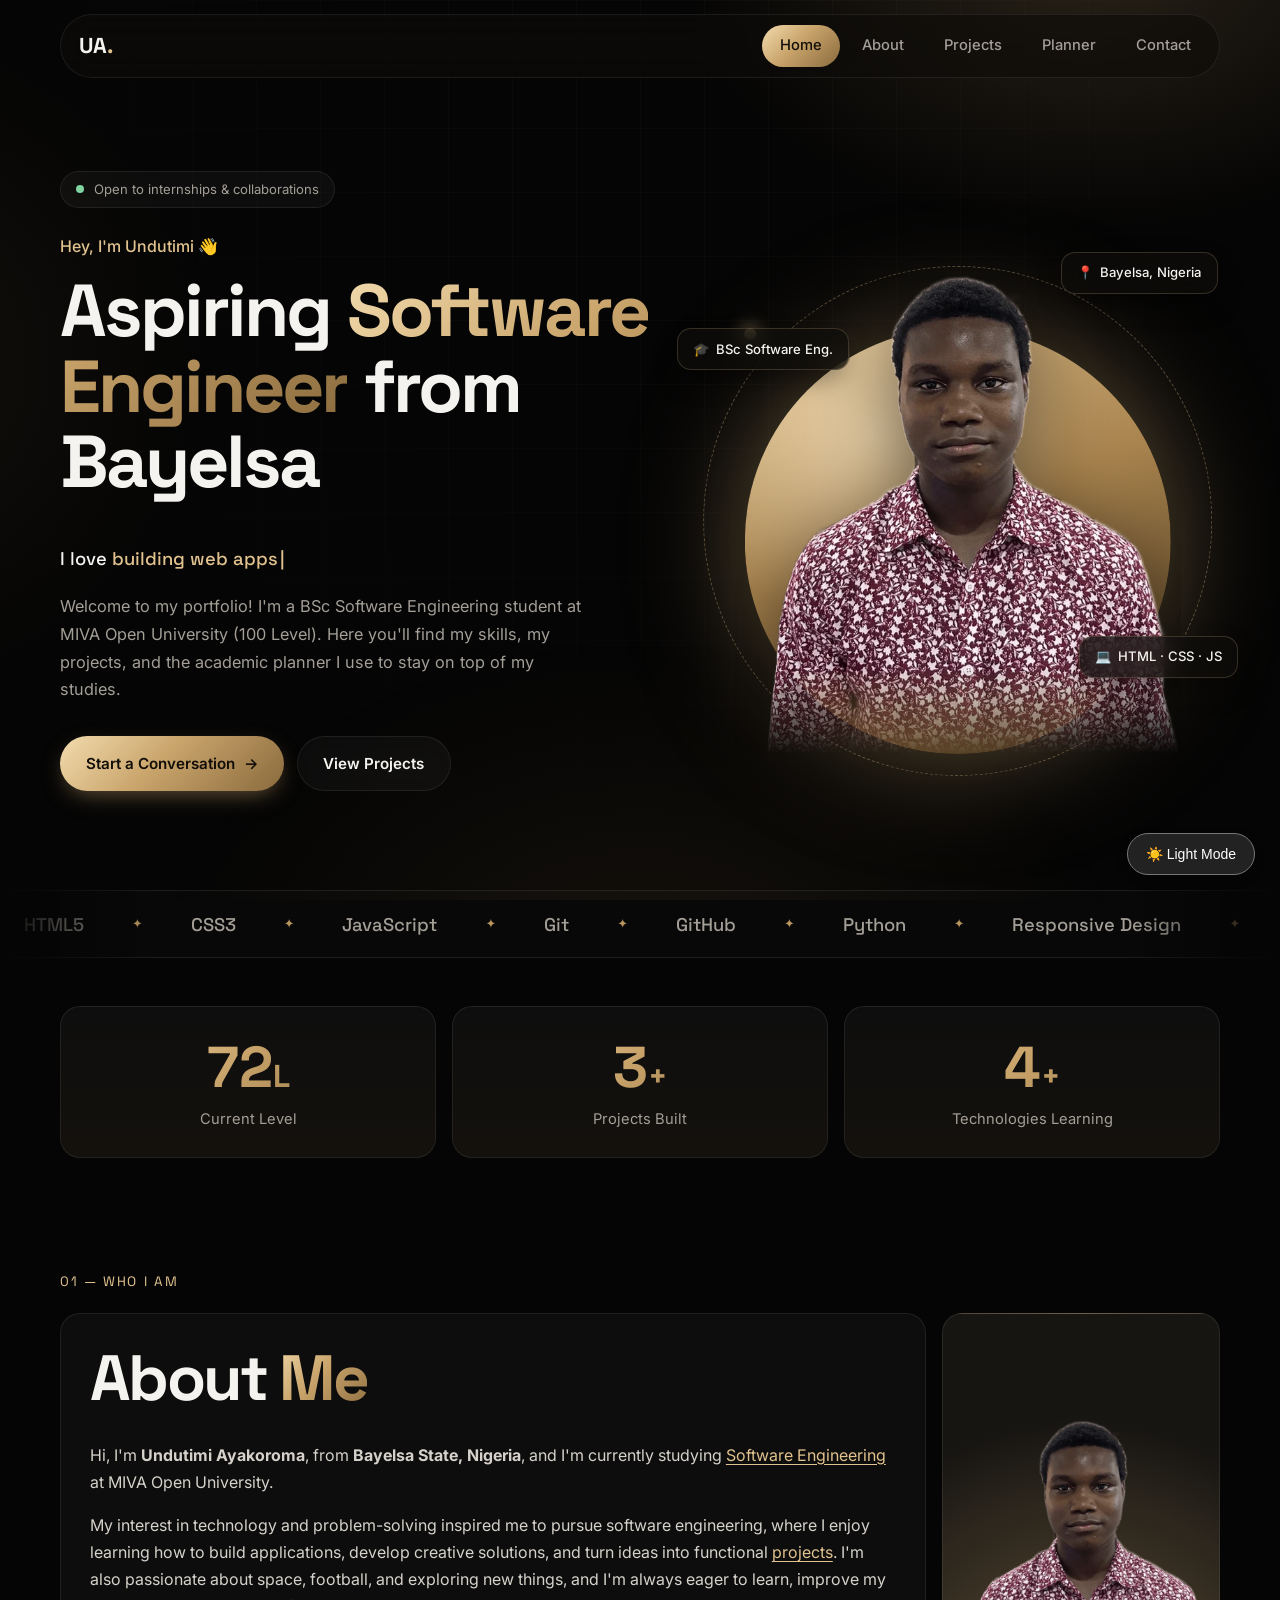
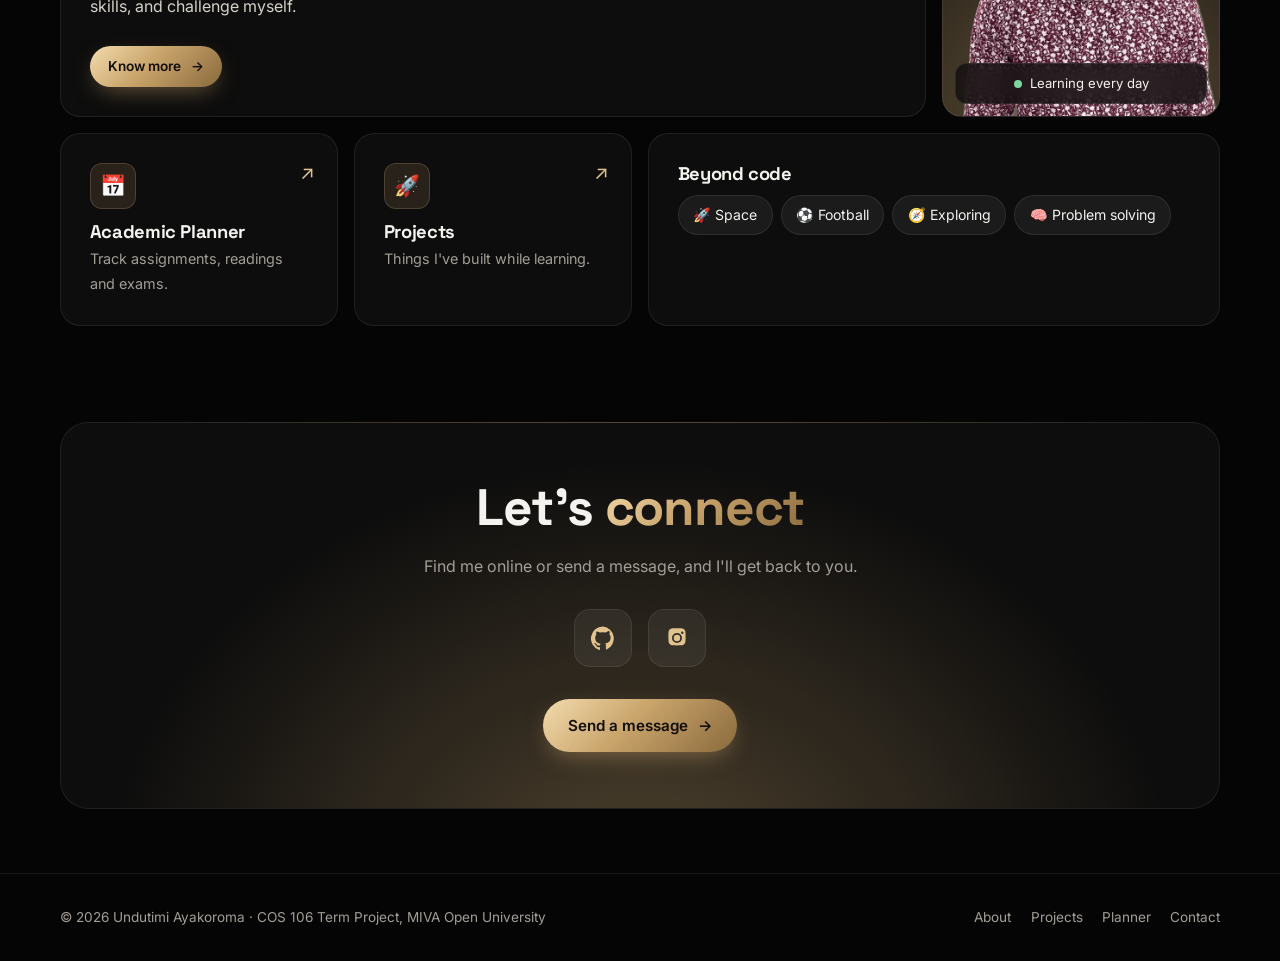
<file: index.html>
<!DOCTYPE html>
<html lang="en">
<head>
  <meta charset="UTF-8">
  <meta name="viewport" content="width=device-width, initial-scale=1.0">
  <meta name="description" content="Undutimi Ayakoroma - Software Engineering student at MIVA Open University. Portfolio, projects and academic planner.">
  <meta name="theme-color" content="#000000">
  <title>Undutimi Ayakoroma | Home</title>
  <link rel="icon" href="assets/images/favicon.svg" type="image/svg+xml">
  <link rel="preconnect" href="https://fonts.googleapis.com">
  <link rel="preconnect" href="https://fonts.gstatic.com" crossorigin>
  <link href="https://fonts.googleapis.com/css2?family=Inter:wght@300;400;500;600&family=Space+Grotesk:wght@400;500;600;700&display=swap" rel="stylesheet">
  <link rel="preload" as="image" href="assets/images/profile.webp">
  <link rel="stylesheet" href="css/style.css">
</head>
<body>
  <a class="skip-link" href="#main">Skip to content</a>

  <header class="site-header">
    <nav class="navbar container" aria-label="Main navigation">
      <a href="index.html" class="logo" aria-label="Undutimi Ayakoroma - home">UA<span>.</span></a>
      <button class="nav-toggle" aria-label="Open menu" aria-expanded="false" aria-controls="nav-menu">
        <span></span><span></span><span></span>
      </button>
      <ul class="nav-menu" id="nav-menu">
        <li><a href="index.html" class="active" aria-current="page">Home</a></li>
        <li><a href="about.html">About</a></li>
        <li><a href="projects.html">Projects</a></li>
        <li><a href="planner.html">Planner</a></li>
        <li><a href="contact.html">Contact</a></li>
      </ul>
    </nav>
  </header>

  <main id="main">
    <!-- HERO -->
    <section class="hero container">
      <div class="hero-text reveal">
        <p class="status-pill"><span class="pulse-dot" aria-hidden="true"></span> Open to internships &amp; collaborations</p>
        <p class="eyebrow">Hey, I'm Undutimi <span class="wave" aria-hidden="true">&#128075;</span></p>
        <h1 class="hero-title">
          Aspiring <span class="text-gradient">Software Engineer</span> from Bayelsa
        </h1>
        <p class="typed-line">I love <span id="typed" class="gold-light" aria-live="polite">building web apps</span><span class="cursor" aria-hidden="true">|</span></p>
        <p class="hero-welcome">
          Welcome to my portfolio! I'm a BSc Software Engineering student at
          MIVA Open University (100 Level). Here you'll find my skills, my projects,
          and the academic planner I use to stay on top of my studies.
        </p>
        <div class="btn-row">
          <a href="contact.html" class="btn">Start a Conversation <span aria-hidden="true">&rarr;</span></a>
          <a href="projects.html" class="btn btn-ghost">View Projects</a>
        </div>
      </div>

      <figure class="hero-visual reveal">
        <div class="hero-orbit" aria-hidden="true"></div>
        <div class="hero-blob" aria-hidden="true"></div>
        <img class="hero-img" src="assets/images/profile.webp" alt="Photograph of Undutimi Ayakoroma" width="640" height="686" fetchpriority="high">
        <figcaption class="float-chip chip-1"><span aria-hidden="true">&#127891;</span> BSc Software Eng.</figcaption>
        <span class="float-chip chip-2"><span aria-hidden="true">&#128205;</span> Bayelsa, Nigeria</span>
        <span class="float-chip chip-3"><span aria-hidden="true">&#128187;</span> HTML &middot; CSS &middot; JS</span>
      </figure>
    </section>

    <!-- TECH MARQUEE -->
    <div class="marquee" aria-label="Technologies I'm learning">
      <ul class="marquee-track">
        <li>HTML5</li><li>CSS3</li><li>JavaScript</li><li>Git</li><li>GitHub</li><li>Python</li><li>Responsive Design</li><li>Problem Solving</li>
      </ul>
      <ul class="marquee-track" aria-hidden="true">
        <li>HTML5</li><li>CSS3</li><li>JavaScript</li><li>Git</li><li>GitHub</li><li>Python</li><li>Responsive Design</li><li>Problem Solving</li>
      </ul>
    </div>

    <!-- STATS -->
    <section class="stats container" aria-label="Quick facts">
      <article class="stat-card glow-card reveal">
        <p class="stat-number"><span class="counter" data-target="100">0</span><small>L</small></p>
        <p class="stat-label">Current Level</p>
      </article>
      <article class="stat-card glow-card reveal">
        <p class="stat-number"><span class="counter" data-target="4">0</span><small>+</small></p>
        <p class="stat-label">Projects Built</p>
      </article>
      <article class="stat-card glow-card reveal">
        <p class="stat-number"><span class="counter" data-target="6">0</span><small>+</small></p>
        <p class="stat-label">Technologies Learning</p>
      </article>
    </section>

    <!-- BENTO: brief biography -->
    <section class="section container" aria-labelledby="bio-title">
      <p class="section-kicker reveal">01 &mdash; Who I am</p>
      <div class="bento">
        <article class="bento-card bento-about glow-card reveal">
          <h2 id="bio-title" class="display-title">About <span class="text-gradient">Me</span></h2>
          <p>
            Hi, I'm <strong>Undutimi Ayakoroma</strong>, from <strong>Bayelsa State, Nigeria</strong>,
            and I'm currently studying <a href="about.html">Software Engineering</a> at MIVA Open University.
          </p>
          <p>
            My interest in technology and problem-solving inspired me to pursue software engineering,
            where I enjoy learning how to build applications, develop creative solutions, and turn ideas
            into functional <a href="projects.html">projects</a>. I'm also passionate about space, football,
            and exploring new things, and I'm always eager to learn, improve my skills, and challenge myself.
          </p>
          <a href="about.html" class="btn btn-sm">Know more <span aria-hidden="true">&rarr;</span></a>
        </article>

        <article class="bento-card bento-photo glow-card reveal">
          <img src="assets/images/profile.webp" alt="" width="640" height="686" loading="lazy">
          <p class="bento-caption"><span class="pulse-dot" aria-hidden="true"></span> Learning every day</p>
        </article>

        <a href="planner.html" class="bento-card bento-link glow-card reveal">
          <span class="bento-icon" aria-hidden="true">&#128197;</span>
          <h3>Academic Planner</h3>
          <p>Track assignments, readings and exams.</p>
          <span class="bento-arrow" aria-hidden="true">&nearr;</span>
        </a>

        <a href="projects.html" class="bento-card bento-link glow-card reveal">
          <span class="bento-icon" aria-hidden="true">&#128640;</span>
          <h3>Projects</h3>
          <p>Things I've built while learning.</p>
          <span class="bento-arrow" aria-hidden="true">&nearr;</span>
        </a>

        <article class="bento-card bento-interests glow-card reveal">
          <h3>Beyond code</h3>
          <ul class="chip-list">
            <li>&#128640; Space</li>
            <li>&#9917; Football</li>
            <li>&#129517; Exploring</li>
            <li>&#129504; Problem solving</li>
          </ul>
        </article>
      </div>
    </section>

    <!-- CONNECT -->
    <section class="connect container reveal" aria-labelledby="connect-title">
      <h2 id="connect-title">Let's <span class="text-gradient">connect</span></h2>
      <p>Find me online or send a message, and I'll get back to you.</p>
      <div class="social">
        <a href="https://github.com/christiantimi93-dev" target="_blank" rel="noopener" aria-label="GitHub">
          <svg viewBox="0 0 24 24" aria-hidden="true"><path d="M12 .5a12 12 0 0 0-3.8 23.4c.6.1.8-.3.8-.6v-2.1c-3.3.7-4-1.6-4-1.6-.6-1.4-1.4-1.8-1.4-1.8-1-.7.1-.7.1-.7 1.2.1 1.8 1.2 1.8 1.2 1 1.8 2.8 1.3 3.5 1 .1-.8.4-1.3.7-1.6-2.7-.3-5.5-1.3-5.5-5.9 0-1.3.5-2.4 1.2-3.2-.1-.3-.5-1.5.1-3.2 0 0 1-.3 3.3 1.2a11.5 11.5 0 0 1 6 0C17.3 4.7 18.3 5 18.3 5c.7 1.7.2 2.9.1 3.2.8.8 1.2 1.9 1.2 3.2 0 4.6-2.8 5.6-5.5 5.9.4.4.8 1.1.8 2.2v3.3c0 .3.2.7.8.6A12 12 0 0 0 12 .5Z"/></svg>
        </a>
        <a href="https://www.instagram.com/" target="_blank" rel="noopener" aria-label="Instagram">
          <svg viewBox="0 0 24 24" aria-hidden="true"><path d="M12 7a5 5 0 1 0 0 10 5 5 0 0 0 0-10Zm0 8.2a3.2 3.2 0 1 1 0-6.4 3.2 3.2 0 0 1 0 6.4ZM17.3 5.5a1.2 1.2 0 1 0 0 2.4 1.2 1.2 0 0 0 0-2.4ZM12 2.2c2.7 0 3 0 4 .1 1 0 1.6.2 2 .4.5.2.9.4 1.3.8.4.4.6.8.8 1.3.2.4.3 1 .4 2 0 1 .1 1.3.1 4s0 3-.1 4c0 1-.2 1.6-.4 2-.2.5-.4.9-.8 1.3-.4.4-.8.6-1.3.8-.4.2-1 .3-2 .4-1 0-1.3.1-4 .1s-3 0-4-.1c-1 0-1.6-.2-2-.4-.5-.2-.9-.4-1.3-.8-.4-.4-.6-.8-.8-1.3-.2-.4-.3-1-.4-2 0-1-.1-1.3-.1-4s0-3 .1-4c0-1 .2-1.6.4-2 .2-.5.4-.9.8-1.3.4-.4.8-.6 1.3-.8.4-.2 1-.3 2-.4 1 0 1.3-.1 4-.1Z"/></svg>
        </a>
      </div>
      <a href="contact.html" class="btn">Send a message <span aria-hidden="true">&rarr;</span></a>
    </section>
  </main>

  <footer class="site-footer">
    <div class="container footer-inner">
      <p>&copy; <span class="year">2026</span> Undutimi Ayakoroma &middot; COS 106 Term Project, MIVA Open University</p>
      <ul class="footer-links">
        <li><a href="about.html">About</a></li>
        <li><a href="projects.html">Projects</a></li>
        <li><a href="planner.html">Planner</a></li>
        <li><a href="contact.html">Contact</a></li>
      </ul>
    </div>
  </footer>

  <script src="js/main.js"></script>
</body>
</html>
</file>
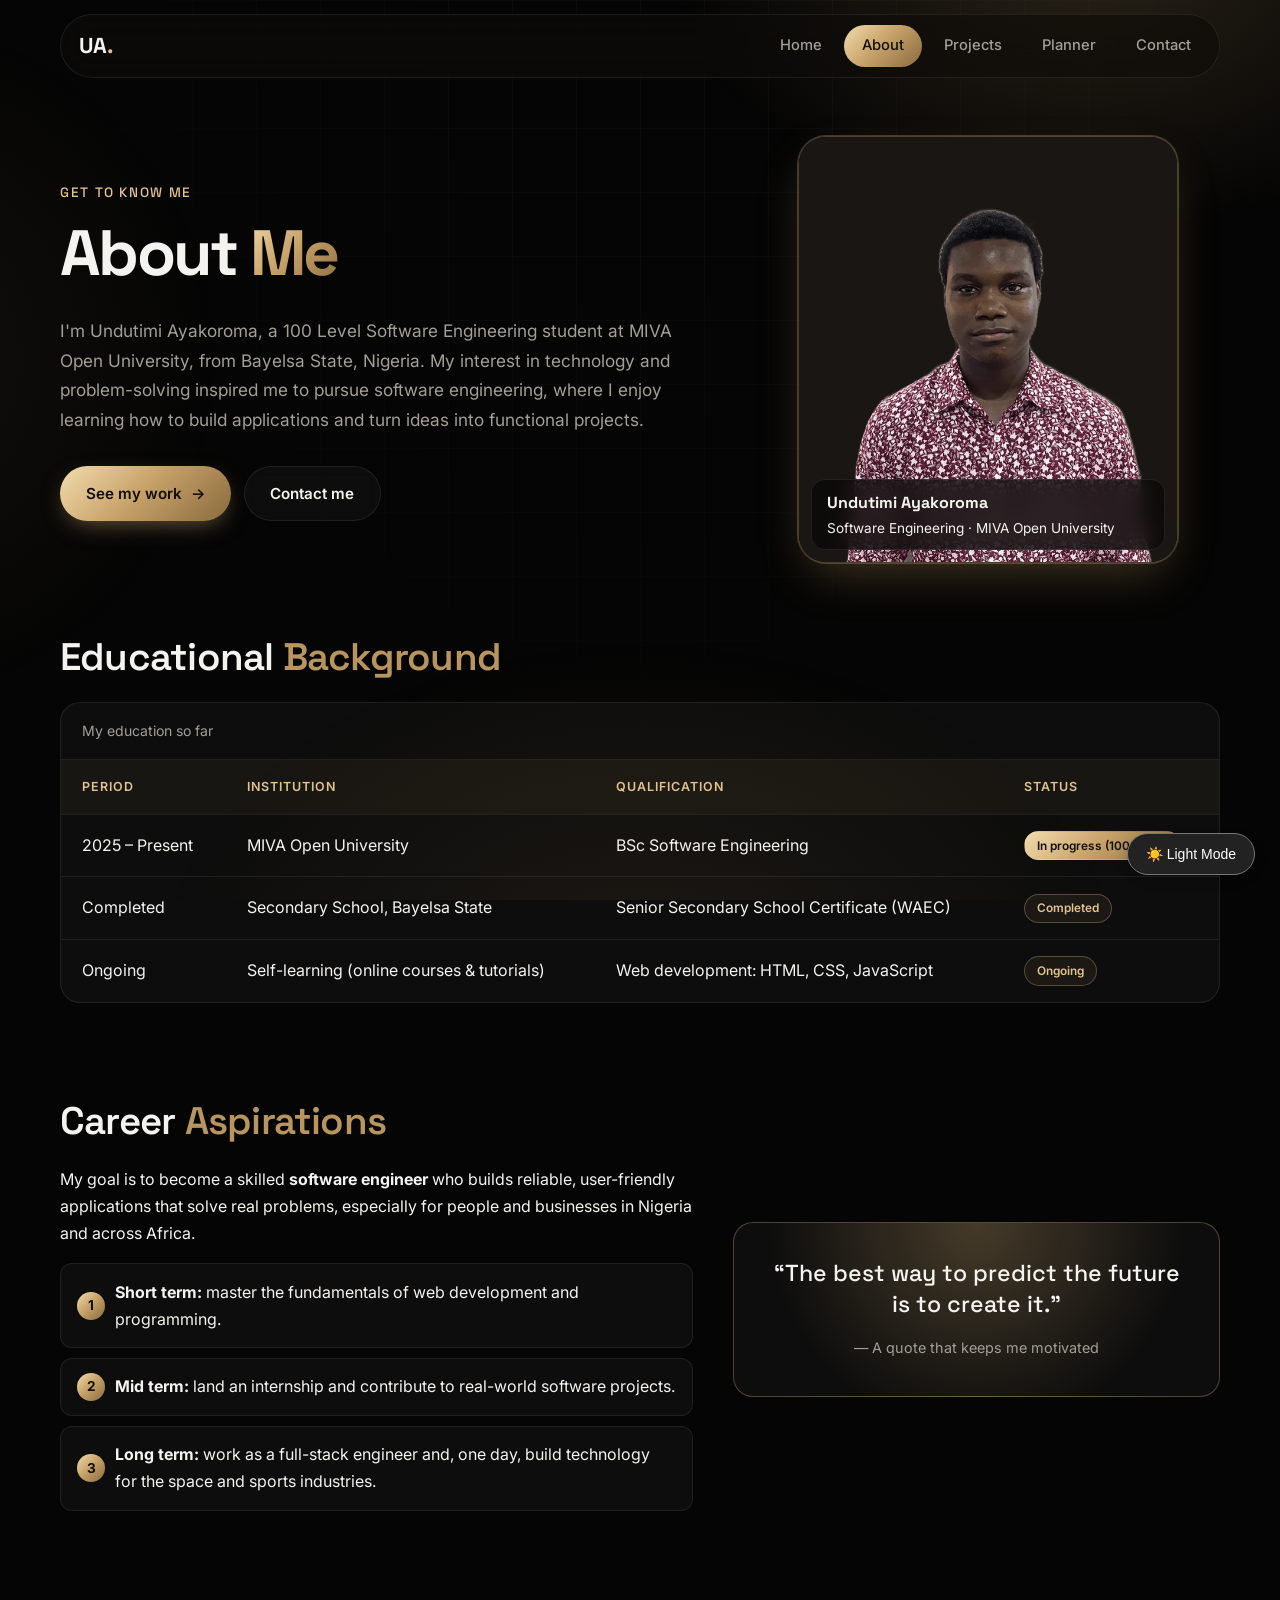
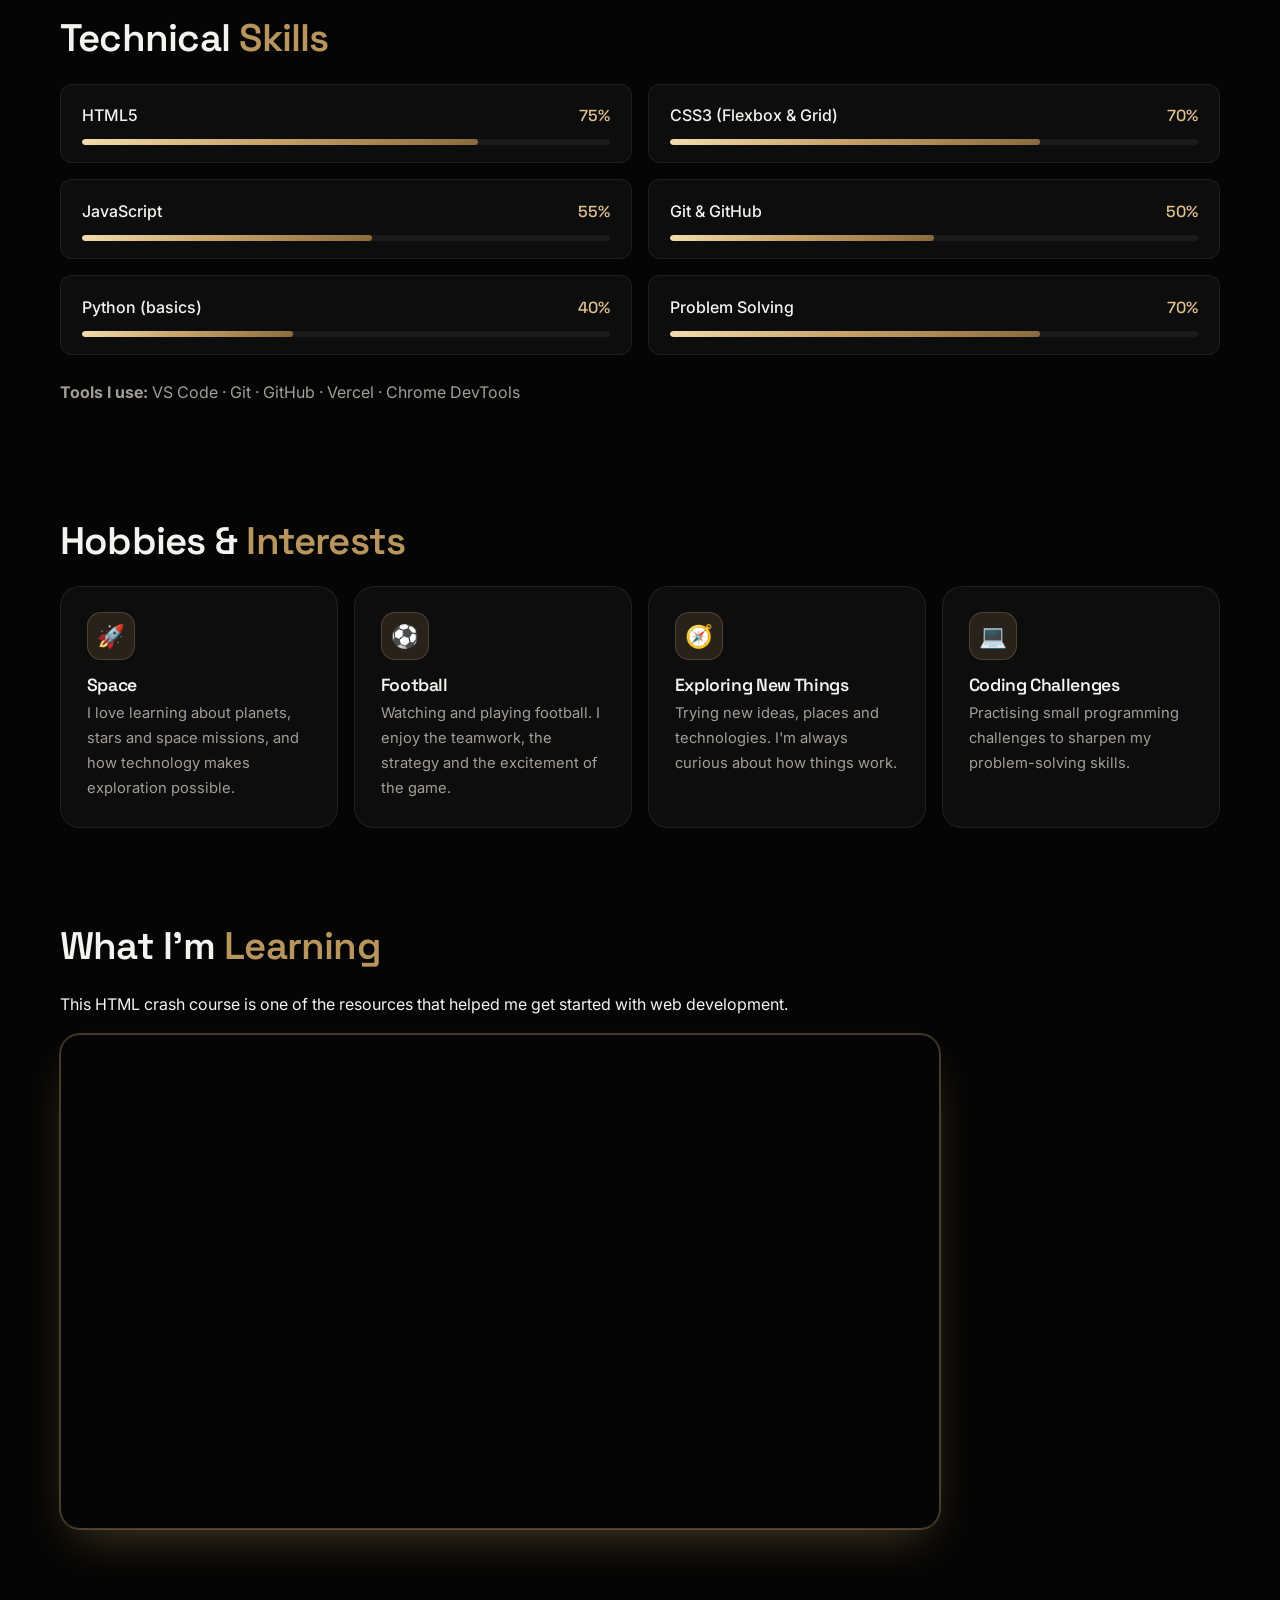
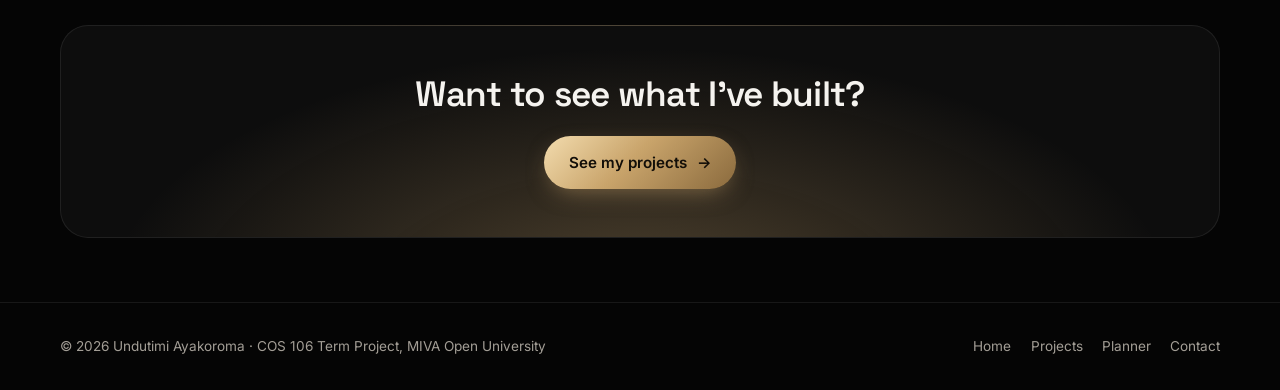
<file: about.html>
<!DOCTYPE html>
<html lang="en">
<head>
  <meta charset="UTF-8">
  <meta name="viewport" content="width=device-width, initial-scale=1.0">
  <meta name="description" content="About Undutimi Ayakoroma - education, career aspirations, technical skills and hobbies.">
  <title>Undutimi Ayakoroma | About Me</title>
  <link rel="icon" href="assets/images/favicon.svg" type="image/svg+xml">
  <link rel="preconnect" href="https://fonts.googleapis.com">
  <link rel="preconnect" href="https://fonts.gstatic.com" crossorigin>
  <link href="https://fonts.googleapis.com/css2?family=Inter:wght@300;400;500;600&family=Space+Grotesk:wght@400;500;600;700&display=swap" rel="stylesheet">
  <link rel="stylesheet" href="css/style.css">
</head>
<body>
  <a class="skip-link" href="#main">Skip to content</a>

  <header class="site-header">
    <nav class="navbar container" aria-label="Main navigation">
      <a href="index.html" class="logo" aria-label="Undutimi Ayakoroma - home">UA<span>.</span></a>
      <button class="nav-toggle" aria-label="Open menu" aria-expanded="false" aria-controls="nav-menu">
        <span></span><span></span><span></span>
      </button>
      <ul class="nav-menu" id="nav-menu">
        <li><a href="index.html">Home</a></li>
        <li><a href="about.html" class="active" aria-current="page">About</a></li>
        <li><a href="projects.html">Projects</a></li>
        <li><a href="planner.html">Planner</a></li>
        <li><a href="contact.html">Contact</a></li>
      </ul>
    </nav>
  </header>

  <main id="main">
    <section class="page-hero container intro-grid">
      <div class="reveal">
        <p class="eyebrow">Get to know me</p>
        <h1 class="display-title">About <span class="text-gradient">Me</span></h1>
        <p class="lead">
          I'm Undutimi Ayakoroma, a 100 Level Software Engineering student at MIVA Open University,
          from Bayelsa State, Nigeria. My interest in technology and problem-solving inspired me to
          pursue software engineering, where I enjoy learning how to build applications and turn ideas
          into functional projects.
        </p>
        <div class="btn-row">
          <a href="projects.html" class="btn">See my work <span aria-hidden="true">&rarr;</span></a>
          <a href="contact.html" class="btn btn-ghost">Contact me</a>
        </div>
      </div>
      <figure class="portrait-card reveal">
        <img src="assets/images/profile-plain.webp" alt="Portrait of Undutimi Ayakoroma" width="640" height="720">
        <figcaption><strong>Undutimi Ayakoroma</strong> Software Engineering &middot; MIVA Open University</figcaption>
      </figure>
    </section>

    <!-- EDUCATION -->
    <section class="section container" aria-labelledby="edu-title">
      <h2 id="edu-title" class="section-title reveal">Educational <span class="gold">Background</span></h2>
      <div class="table-wrap reveal">
        <table class="data-table">
          <caption>My education so far</caption>
          <thead>
            <tr>
              <th scope="col">Period</th>
              <th scope="col">Institution</th>
              <th scope="col">Qualification</th>
              <th scope="col">Status</th>
            </tr>
          </thead>
          <tbody>
            <tr>
              <td data-label="Period">2025 &ndash; Present</td>
              <td data-label="Institution">MIVA Open University</td>
              <td data-label="Qualification">BSc Software Engineering</td>
              <td data-label="Status"><span class="badge badge-gold">In progress (100 Level)</span></td>
            </tr>
            <tr>
              <td data-label="Period">Completed</td>
              <td data-label="Institution">Secondary School, Bayelsa State</td>
              <td data-label="Qualification">Senior Secondary School Certificate (WAEC)</td>
              <td data-label="Status"><span class="badge">Completed</span></td>
            </tr>
            <tr>
              <td data-label="Period">Ongoing</td>
              <td data-label="Institution">Self-learning (online courses &amp; tutorials)</td>
              <td data-label="Qualification">Web development: HTML, CSS, JavaScript</td>
              <td data-label="Status"><span class="badge">Ongoing</span></td>
            </tr>
          </tbody>
        </table>
      </div>
    </section>

    <!-- CAREER -->
    <section class="section container two-col" aria-labelledby="career-title">
      <div class="reveal">
        <h2 id="career-title" class="section-title">Career <span class="gold">Aspirations</span></h2>
        <p>
          My goal is to become a skilled <strong>software engineer</strong> who builds reliable,
          user-friendly applications that solve real problems, especially for people and
          businesses in Nigeria and across Africa.
        </p>
        <ol class="steps">
          <li><strong>Short term:</strong> master the fundamentals of web development and programming.</li>
          <li><strong>Mid term:</strong> land an internship and contribute to real-world software projects.</li>
          <li><strong>Long term:</strong> work as a full-stack engineer and, one day, build technology for the space and sports industries.</li>
        </ol>
      </div>
      <figure class="quote-card reveal">
        <blockquote>
          &ldquo;The best way to predict the future is to create it.&rdquo;
        </blockquote>
        <figcaption>&mdash; A quote that keeps me motivated</figcaption>
      </figure>
    </section>

    <!-- SKILLS -->
    <section class="section container" aria-labelledby="skills-title">
      <h2 id="skills-title" class="section-title reveal">Technical <span class="gold">Skills</span></h2>
      <ul class="skills-list">
        <li class="skill reveal">
          <div class="skill-head"><span>HTML5</span><span>75%</span></div>
          <div class="skill-bar"><span style="--level:75%"></span></div>
        </li>
        <li class="skill reveal">
          <div class="skill-head"><span>CSS3 (Flexbox &amp; Grid)</span><span>70%</span></div>
          <div class="skill-bar"><span style="--level:70%"></span></div>
        </li>
        <li class="skill reveal">
          <div class="skill-head"><span>JavaScript</span><span>55%</span></div>
          <div class="skill-bar"><span style="--level:55%"></span></div>
        </li>
        <li class="skill reveal">
          <div class="skill-head"><span>Git &amp; GitHub</span><span>50%</span></div>
          <div class="skill-bar"><span style="--level:50%"></span></div>
        </li>
        <li class="skill reveal">
          <div class="skill-head"><span>Python (basics)</span><span>40%</span></div>
          <div class="skill-bar"><span style="--level:40%"></span></div>
        </li>
        <li class="skill reveal">
          <div class="skill-head"><span>Problem Solving</span><span>70%</span></div>
          <div class="skill-bar"><span style="--level:70%"></span></div>
        </li>
      </ul>
      <p class="tools reveal"><strong>Tools I use:</strong> VS Code &middot; Git &middot; GitHub &middot; Vercel &middot; Chrome DevTools</p>
    </section>

    <!-- HOBBIES -->
    <section class="section container" aria-labelledby="hobbies-title">
      <h2 id="hobbies-title" class="section-title reveal">Hobbies &amp; <span class="gold">Interests</span></h2>
      <ul class="card-grid">
        <li class="info-card reveal">
          <span class="info-icon" aria-hidden="true">&#128640;</span>
          <h3>Space</h3>
          <p>I love learning about planets, stars and space missions, and how technology makes exploration possible.</p>
        </li>
        <li class="info-card reveal">
          <span class="info-icon" aria-hidden="true">&#9917;</span>
          <h3>Football</h3>
          <p>Watching and playing football. I enjoy the teamwork, the strategy and the excitement of the game.</p>
        </li>
        <li class="info-card reveal">
          <span class="info-icon" aria-hidden="true">&#129517;</span>
          <h3>Exploring New Things</h3>
          <p>Trying new ideas, places and technologies. I'm always curious about how things work.</p>
        </li>
        <li class="info-card reveal">
          <span class="info-icon" aria-hidden="true">&#128187;</span>
          <h3>Coding Challenges</h3>
          <p>Practising small programming challenges to sharpen my problem-solving skills.</p>
        </li>
      </ul>
    </section>

    <!-- MULTIMEDIA -->
    <section class="section container" aria-labelledby="video-title">
      <h2 id="video-title" class="section-title reveal">What I'm <span class="gold">Learning</span></h2>
      <p class="reveal">This HTML crash course is one of the resources that helped me get started with web development.</p>
      <div class="video-wrap reveal">
        <iframe src="https://www.youtube-nocookie.com/embed/UB1O30fR-EE"
                title="HTML Crash Course for Absolute Beginners (YouTube video)"
                loading="lazy"
                allow="accelerometer; clipboard-write; encrypted-media; gyroscope; picture-in-picture"
                allowfullscreen></iframe>
      </div>
    </section>

    <section class="cta container reveal">
      <h2>Want to see what I've built?</h2>
      <a href="projects.html" class="btn">See my projects <span aria-hidden="true">&rarr;</span></a>
    </section>
  </main>

  <footer class="site-footer">
    <div class="container footer-inner">
      <p>&copy; <span class="year">2026</span> Undutimi Ayakoroma &middot; COS 106 Term Project, MIVA Open University</p>
      <ul class="footer-links">
        <li><a href="index.html">Home</a></li>
        <li><a href="projects.html">Projects</a></li>
        <li><a href="planner.html">Planner</a></li>
        <li><a href="contact.html">Contact</a></li>
      </ul>
    </div>
  </footer>

  <script src="js/main.js"></script>
</body>
</html>
</file>
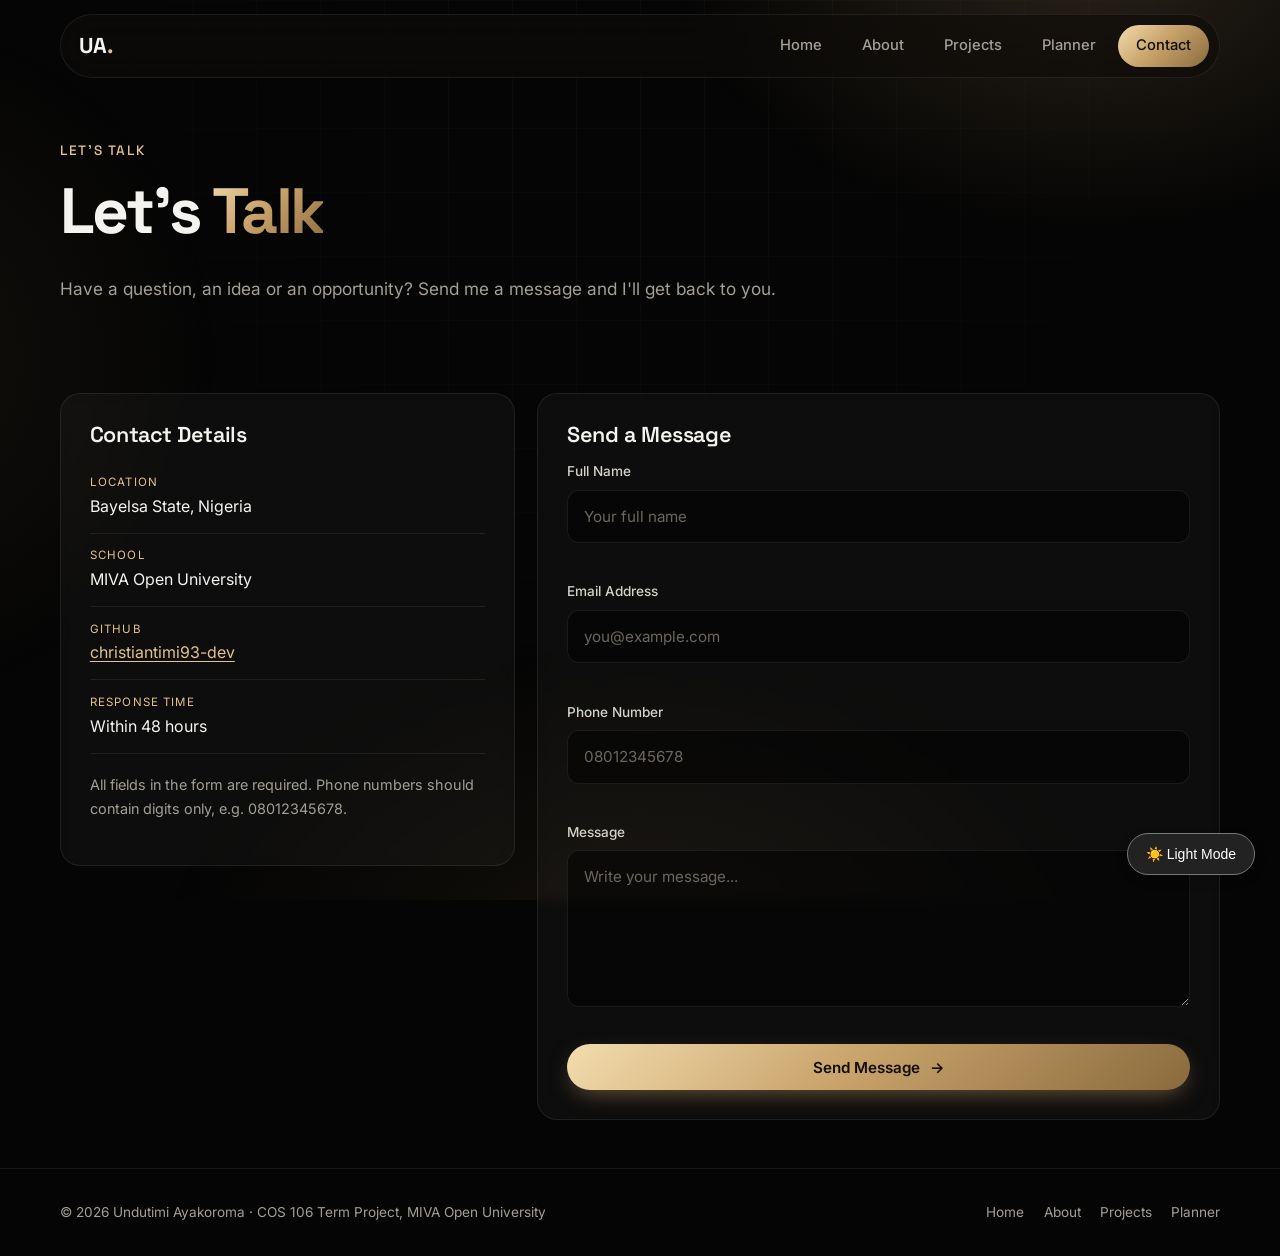
<file: contact.html>
<!DOCTYPE html>
<html lang="en">
<head>
  <meta charset="UTF-8">
  <meta name="viewport" content="width=device-width, initial-scale=1.0">
  <meta name="description" content="Contact Undutimi Ayakoroma.">
  <title>Undutimi Ayakoroma | Contact</title>
  <link rel="icon" href="assets/images/favicon.svg" type="image/svg+xml">
  <link rel="preconnect" href="https://fonts.googleapis.com">
  <link rel="preconnect" href="https://fonts.gstatic.com" crossorigin>
  <link href="https://fonts.googleapis.com/css2?family=Inter:wght@300;400;500;600&family=Space+Grotesk:wght@400;500;600;700&display=swap" rel="stylesheet">
  <link rel="stylesheet" href="css/style.css">
</head>
<body>
  <a class="skip-link" href="#main">Skip to content</a>

  <header class="site-header">
    <nav class="navbar container" aria-label="Main navigation">
      <a href="index.html" class="logo" aria-label="Undutimi Ayakoroma - home">UA<span>.</span></a>
      <button class="nav-toggle" aria-label="Open menu" aria-expanded="false" aria-controls="nav-menu">
        <span></span><span></span><span></span>
      </button>
      <ul class="nav-menu" id="nav-menu">
        <li><a href="index.html">Home</a></li>
        <li><a href="about.html">About</a></li>
        <li><a href="projects.html">Projects</a></li>
        <li><a href="planner.html">Planner</a></li>
        <li><a href="contact.html" class="active" aria-current="page">Contact</a></li>
      </ul>
    </nav>
  </header>

  <main id="main">
    <section class="page-hero container reveal">
      <p class="eyebrow">Let's talk</p>
      <h1 class="display-title">Let's <span class="text-gradient">Talk</span></h1>
      <p class="lead">Have a question, an idea or an opportunity? Send me a message and I'll get back to you.</p>
    </section>

    <section class="section container contact" aria-label="Contact">
      <aside class="panel contact-info reveal">
        <h2 class="panel-title">Contact Details</h2>
        <ul class="info-list">
          <li><span class="info-label">Location</span> Bayelsa State, Nigeria</li>
          <li><span class="info-label">School</span> MIVA Open University</li>
          <li><span class="info-label">GitHub</span> <a href="https://github.com/christiantimi93-dev" target="_blank" rel="noopener">christiantimi93-dev</a></li>
          <li><span class="info-label">Response time</span> Within 48 hours</li>
        </ul>
        <p class="muted">All fields in the form are required. Phone numbers should contain digits only, e.g. 08012345678.</p>
      </aside>

      <form id="contact-form" class="panel contact-form reveal" novalidate>
        <h2 class="panel-title">Send a Message</h2>
        <div class="form-group">
          <label for="name">Full Name</label>
          <input type="text" id="name" name="name" placeholder="Your full name" autocomplete="name">
          <p class="field-error" id="name-error"></p>
        </div>
        <div class="form-group">
          <label for="email">Email Address</label>
          <input type="email" id="email" name="email" placeholder="you@example.com" autocomplete="email">
          <p class="field-error" id="email-error"></p>
        </div>
        <div class="form-group">
          <label for="phone">Phone Number</label>
          <input type="tel" id="phone" name="phone" placeholder="08012345678" inputmode="numeric" autocomplete="tel">
          <p class="field-error" id="phone-error"></p>
        </div>
        <div class="form-group">
          <label for="message">Message</label>
          <textarea id="message" name="message" rows="5" placeholder="Write your message..."></textarea>
          <p class="field-error" id="message-error"></p>
        </div>
        <button type="submit" class="btn btn-block">Send Message <span aria-hidden="true">&rarr;</span></button>
        <div id="form-success" class="form-success" role="status" hidden></div>
      </form>
    </section>
  </main>

  <footer class="site-footer">
    <div class="container footer-inner">
      <p>&copy; <span class="year">2026</span> Undutimi Ayakoroma &middot; COS 106 Term Project, MIVA Open University</p>
      <ul class="footer-links">
        <li><a href="index.html">Home</a></li>
        <li><a href="about.html">About</a></li>
        <li><a href="projects.html">Projects</a></li>
        <li><a href="planner.html">Planner</a></li>
      </ul>
    </div>
  </footer>

  <script src="js/main.js"></script>
  <script src="js/contact.js"></script>
</body>
</html>
</file>
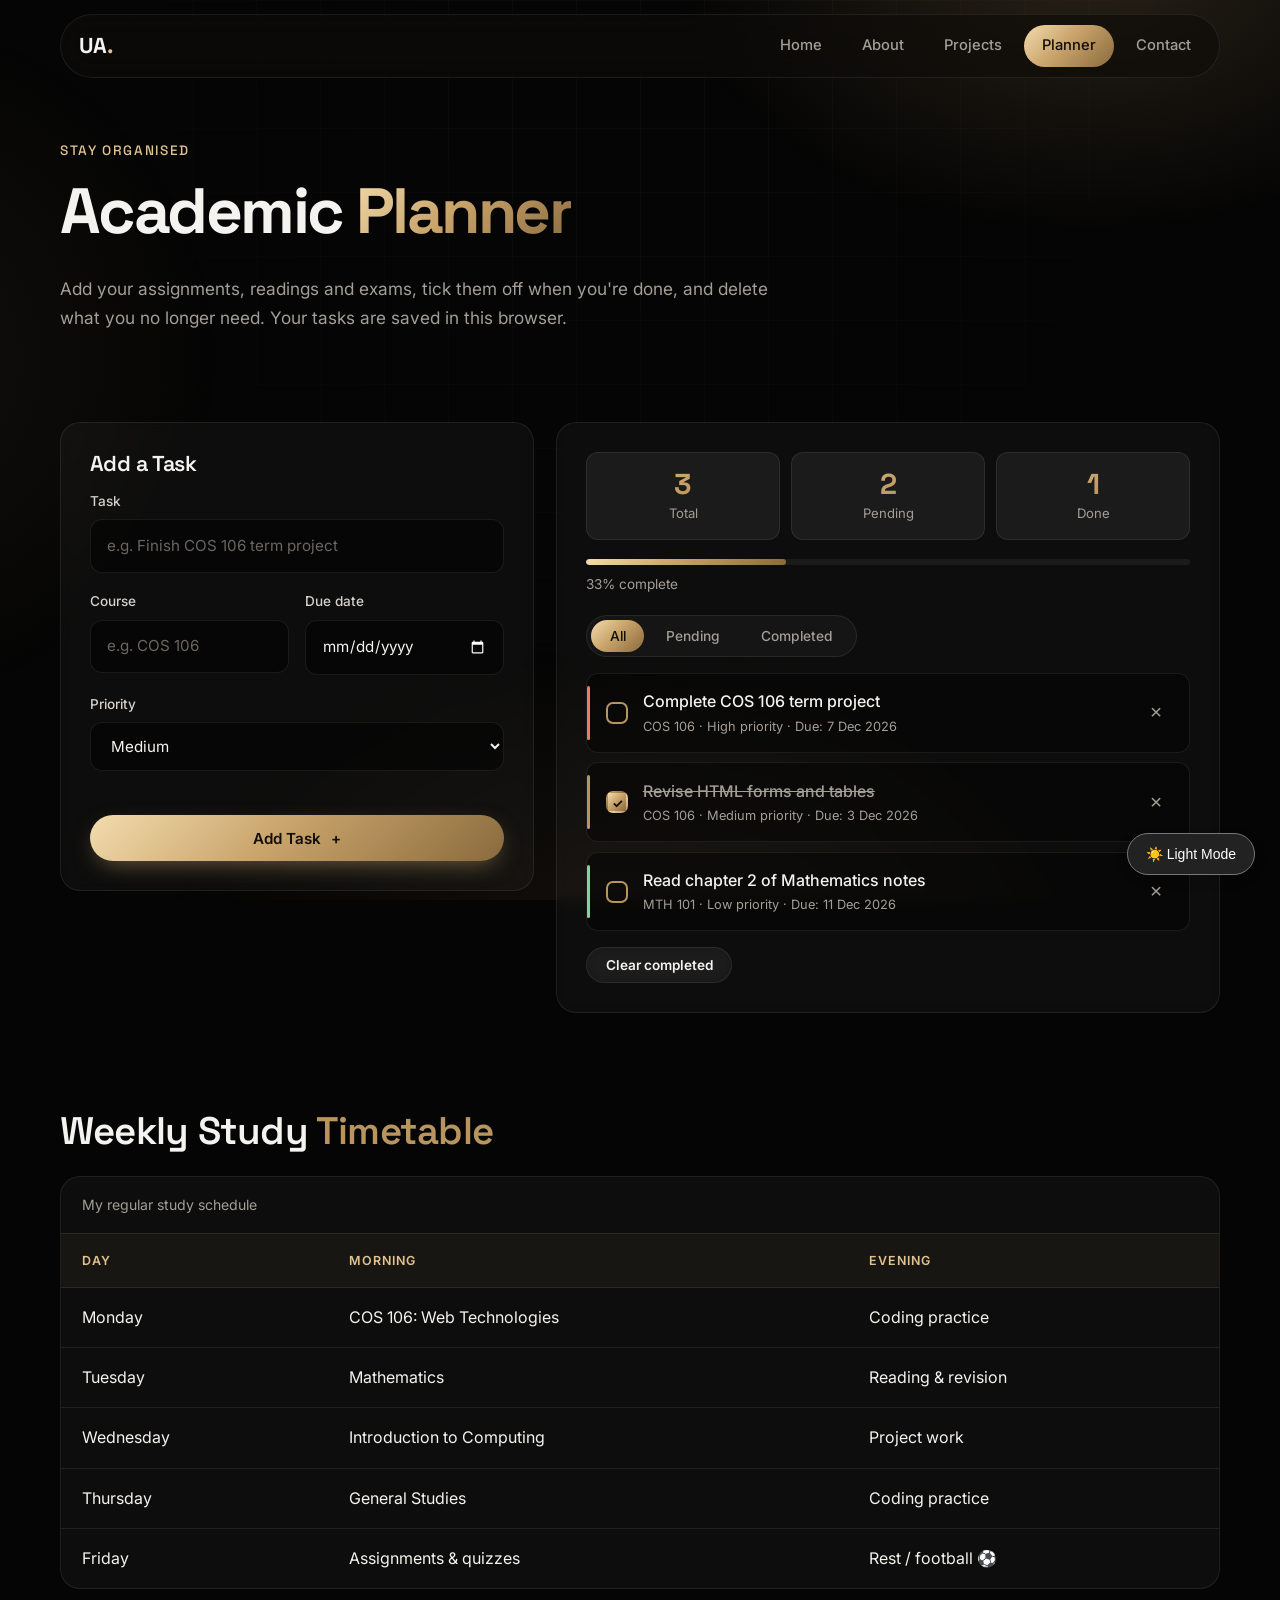
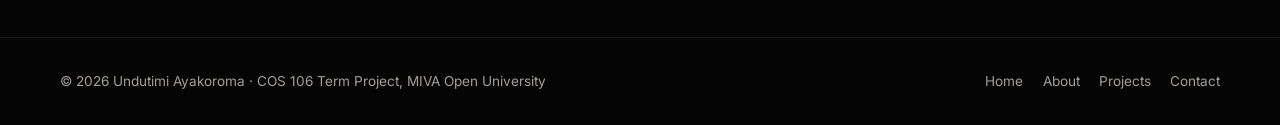
<file: planner.html>
<!DOCTYPE html>
<html lang="en">
<head>
  <meta charset="UTF-8">
  <meta name="viewport" content="width=device-width, initial-scale=1.0">
  <meta name="description" content="Academic planner - add, complete and delete study tasks.">
  <title>Undutimi Ayakoroma | Academic Planner</title>
  <link rel="icon" href="assets/images/favicon.svg" type="image/svg+xml">
  <link rel="preconnect" href="https://fonts.googleapis.com">
  <link rel="preconnect" href="https://fonts.gstatic.com" crossorigin>
  <link href="https://fonts.googleapis.com/css2?family=Inter:wght@300;400;500;600&family=Space+Grotesk:wght@400;500;600;700&display=swap" rel="stylesheet">
  <link rel="stylesheet" href="css/style.css">
</head>
<body>
  <a class="skip-link" href="#main">Skip to content</a>

  <header class="site-header">
    <nav class="navbar container" aria-label="Main navigation">
      <a href="index.html" class="logo" aria-label="Undutimi Ayakoroma - home">UA<span>.</span></a>
      <button class="nav-toggle" aria-label="Open menu" aria-expanded="false" aria-controls="nav-menu">
        <span></span><span></span><span></span>
      </button>
      <ul class="nav-menu" id="nav-menu">
        <li><a href="index.html">Home</a></li>
        <li><a href="about.html">About</a></li>
        <li><a href="projects.html">Projects</a></li>
        <li><a href="planner.html" class="active" aria-current="page">Planner</a></li>
        <li><a href="contact.html">Contact</a></li>
      </ul>
    </nav>
  </header>

  <main id="main">
    <section class="page-hero container reveal">
      <p class="eyebrow">Stay organised</p>
      <h1 class="display-title">Academic <span class="text-gradient">Planner</span></h1>
      <p class="lead">Add your assignments, readings and exams, tick them off when you're done, and delete what you no longer need. Your tasks are saved in this browser.</p>
    </section>

    <section class="section container planner" aria-label="Task planner">
      <!-- ADD TASK FORM -->
      <form id="task-form" class="panel task-form" novalidate>
        <h2 class="panel-title">Add a Task</h2>
        <div class="form-group">
          <label for="task-title">Task</label>
          <input type="text" id="task-title" name="title" placeholder="e.g. Finish COS 106 term project" maxlength="100">
        </div>
        <div class="form-row">
          <div class="form-group">
            <label for="task-course">Course</label>
            <input type="text" id="task-course" name="course" placeholder="e.g. COS 106" maxlength="20">
          </div>
          <div class="form-group">
            <label for="task-date">Due date</label>
            <input type="date" id="task-date" name="due">
          </div>
        </div>
        <div class="form-group">
          <label for="task-priority">Priority</label>
          <select id="task-priority" name="priority">
            <option value="high">High</option>
            <option value="medium" selected>Medium</option>
            <option value="low">Low</option>
          </select>
        </div>
        <p class="form-error" id="task-error" role="alert"></p>
        <button type="submit" class="btn btn-block">Add Task <span aria-hidden="true">+</span></button>
      </form>

      <!-- TASK LIST -->
      <div class="panel task-panel">
        <div class="task-stats">
          <p><span id="stat-total">0</span> Total</p>
          <p><span id="stat-pending">0</span> Pending</p>
          <p><span id="stat-done">0</span> Done</p>
        </div>
        <div class="progress" aria-label="Completion progress">
          <div class="progress-bar" id="progress-bar" style="width:0%"></div>
        </div>
        <p class="progress-text" id="progress-text">0% complete</p>

        <div class="filter-bar" role="group" aria-label="Filter tasks">
          <button class="filter-btn active" data-filter="all" aria-pressed="true">All</button>
          <button class="filter-btn" data-filter="pending" aria-pressed="false">Pending</button>
          <button class="filter-btn" data-filter="done" aria-pressed="false">Completed</button>
        </div>

        <ul id="task-list" class="task-list" aria-live="polite"></ul>
        <p id="empty-state" class="empty-state">No tasks here yet. Add your first task! &#128218;</p>

        <button id="clear-done" class="btn btn-sm btn-ghost" type="button">Clear completed</button>
      </div>
    </section>

    <!-- WEEKLY TIMETABLE (table) -->
    <section class="section container" aria-labelledby="timetable-title">
      <h2 id="timetable-title" class="section-title reveal">Weekly Study <span class="gold">Timetable</span></h2>
      <div class="table-wrap reveal">
        <table class="data-table">
          <caption>My regular study schedule</caption>
          <thead>
            <tr>
              <th scope="col">Day</th>
              <th scope="col">Morning</th>
              <th scope="col">Evening</th>
            </tr>
          </thead>
          <tbody>
            <tr><td data-label="Day">Monday</td><td data-label="Morning">COS 106: Web Technologies</td><td data-label="Evening">Coding practice</td></tr>
            <tr><td data-label="Day">Tuesday</td><td data-label="Morning">Mathematics</td><td data-label="Evening">Reading &amp; revision</td></tr>
            <tr><td data-label="Day">Wednesday</td><td data-label="Morning">Introduction to Computing</td><td data-label="Evening">Project work</td></tr>
            <tr><td data-label="Day">Thursday</td><td data-label="Morning">General Studies</td><td data-label="Evening">Coding practice</td></tr>
            <tr><td data-label="Day">Friday</td><td data-label="Morning">Assignments &amp; quizzes</td><td data-label="Evening">Rest / football &#9917;</td></tr>
          </tbody>
        </table>
      </div>
    </section>
  </main>

  <footer class="site-footer">
    <div class="container footer-inner">
      <p>&copy; <span class="year">2026</span> Undutimi Ayakoroma &middot; COS 106 Term Project, MIVA Open University</p>
      <ul class="footer-links">
        <li><a href="index.html">Home</a></li>
        <li><a href="about.html">About</a></li>
        <li><a href="projects.html">Projects</a></li>
        <li><a href="contact.html">Contact</a></li>
      </ul>
    </div>
  </footer>

  <template id="task-template">
    <li class="task-item">
      <label class="task-check">
        <input type="checkbox">
        <span class="checkmark" aria-hidden="true"></span>
      </label>
      <div class="task-info">
        <p class="task-title"></p>
        <p class="task-meta"></p>
      </div>
      <button class="task-delete" type="button">&times;</button>
    </li>
  </template>

  <script src="js/main.js"></script>
  <script src="js/planner.js"></script>
</body>
</html>
</file>
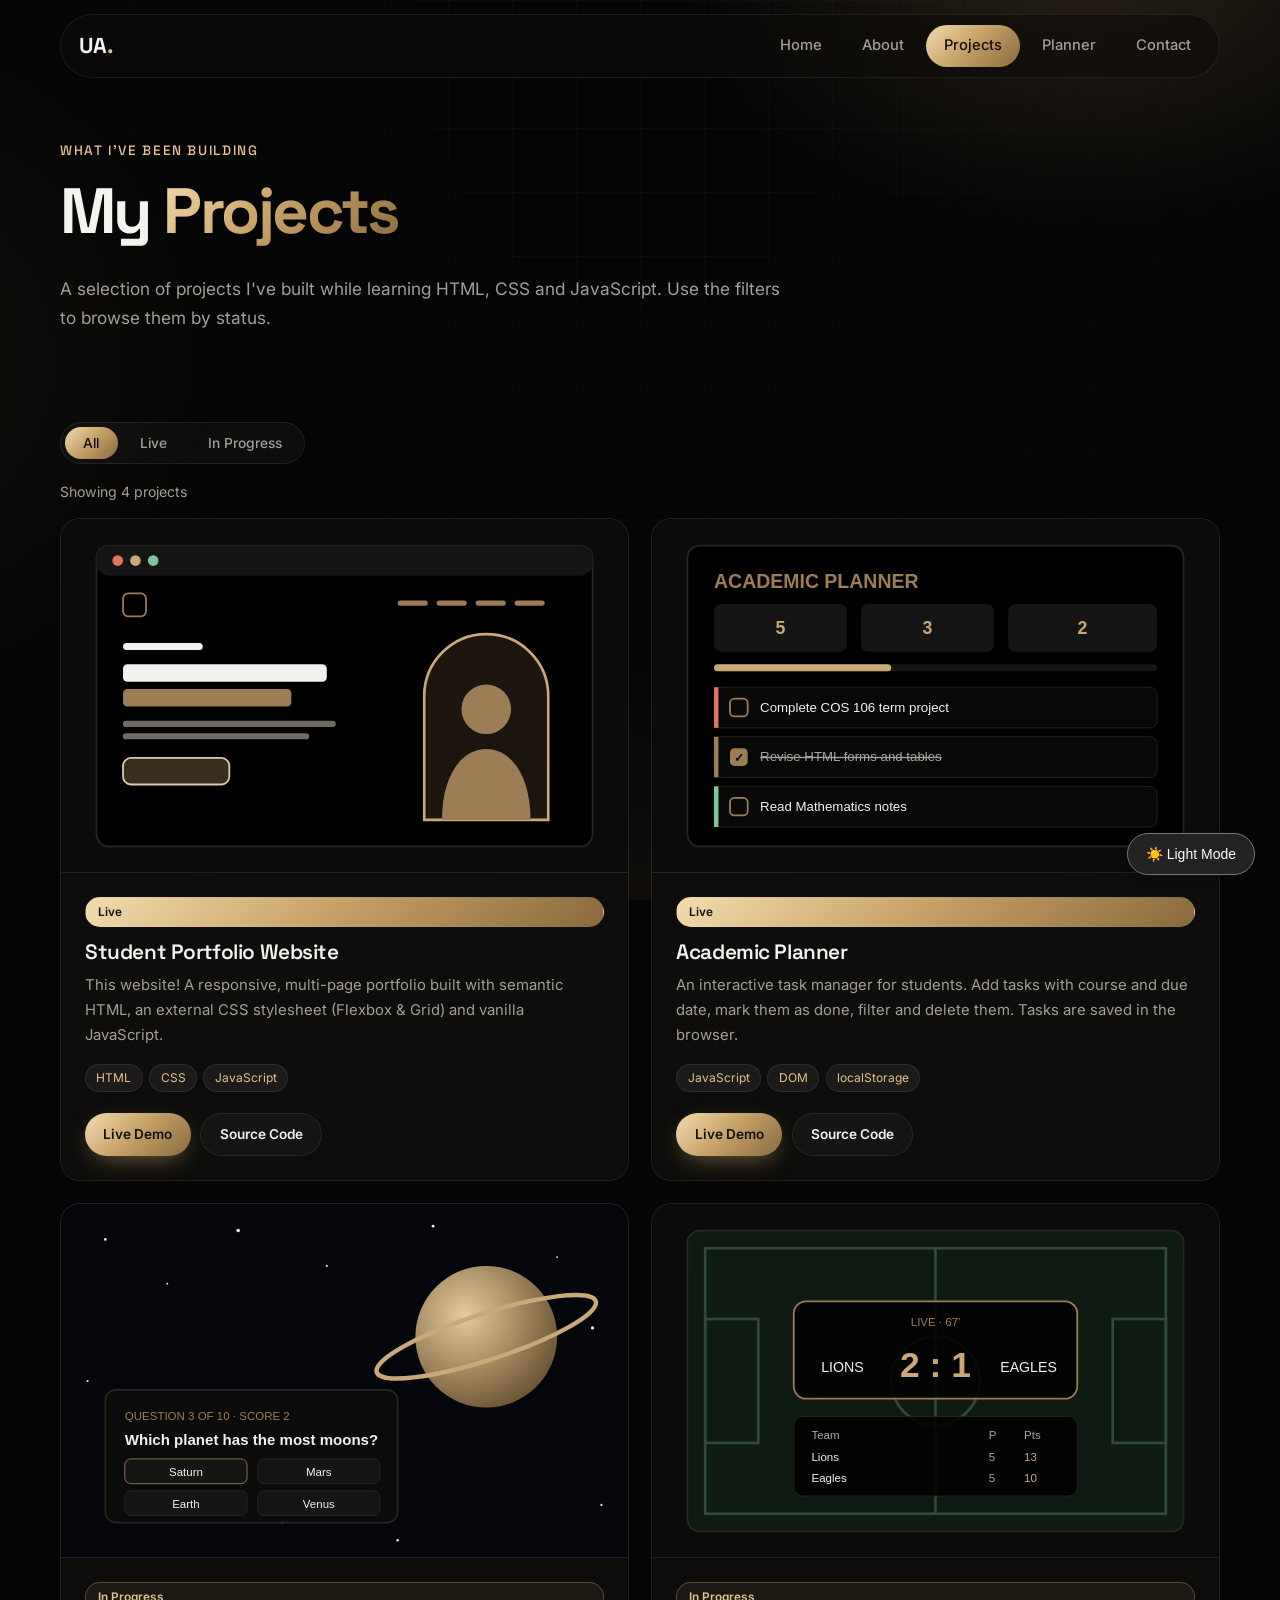
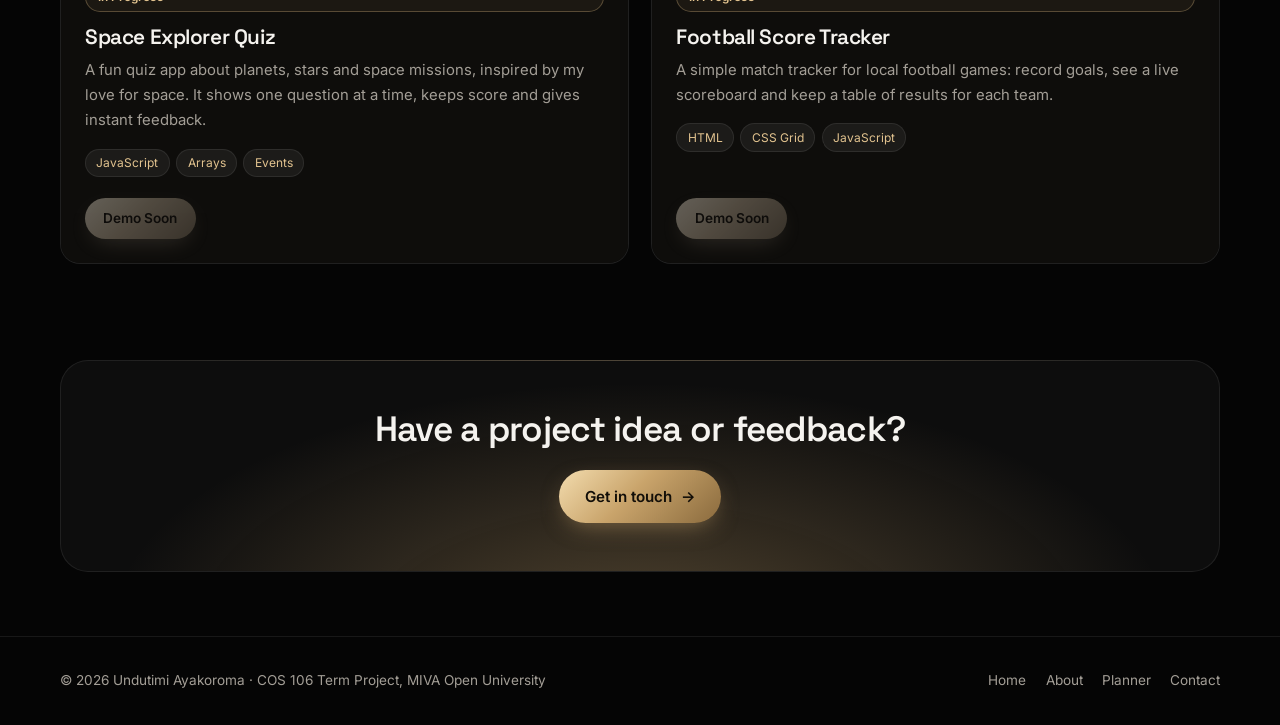
<file: projects.html>
<!DOCTYPE html>
<html lang="en">
<head>
  <meta charset="UTF-8">
  <meta name="viewport" content="width=device-width, initial-scale=1.0">
  <meta name="description" content="Projects by Undutimi Ayakoroma - web development and software engineering projects.">
  <title>Undutimi Ayakoroma | Projects</title>
  <link rel="icon" href="assets/images/favicon.svg" type="image/svg+xml">
  <link rel="preconnect" href="https://fonts.googleapis.com">
  <link rel="preconnect" href="https://fonts.gstatic.com" crossorigin>
  <link href="https://fonts.googleapis.com/css2?family=Inter:wght@300;400;500;600&family=Space+Grotesk:wght@400;500;600;700&display=swap" rel="stylesheet">
  <link rel="stylesheet" href="css/style.css">
</head>
<body>
  <a class="skip-link" href="#main">Skip to content</a>

  <header class="site-header">
    <nav class="navbar container" aria-label="Main navigation">
      <a href="index.html" class="logo" aria-label="Undutimi Ayakoroma - home">UA<span>.</span></a>
      <button class="nav-toggle" aria-label="Open menu" aria-expanded="false" aria-controls="nav-menu">
        <span></span><span></span><span></span>
      </button>
      <ul class="nav-menu" id="nav-menu">
        <li><a href="index.html">Home</a></li>
        <li><a href="about.html">About</a></li>
        <li><a href="projects.html" class="active" aria-current="page">Projects</a></li>
        <li><a href="planner.html">Planner</a></li>
        <li><a href="contact.html">Contact</a></li>
      </ul>
    </nav>
  </header>

  <main id="main">
    <section class="page-hero container reveal">
      <p class="eyebrow">What I've been building</p>
      <h1 class="display-title">My <span class="text-gradient">Projects</span></h1>
      <p class="lead">A selection of projects I've built while learning HTML, CSS and JavaScript. Use the filters to browse them by status.</p>
    </section>

    <section class="section container" aria-label="Project list">
      <div class="filter-bar reveal" role="group" aria-label="Filter projects">
        <button class="filter-btn active" data-filter="all" aria-pressed="true">All</button>
        <button class="filter-btn" data-filter="live" aria-pressed="false">Live</button>
        <button class="filter-btn" data-filter="progress" aria-pressed="false">In Progress</button>
      </div>
      <p class="filter-count" id="project-count" aria-live="polite">Showing 4 projects</p>

      <div class="project-grid">
        <article class="project-card reveal" data-status="live">
          <img src="assets/images/project-portfolio.svg" alt="Screenshot of the student portfolio website homepage" width="640" height="400" loading="lazy">
          <div class="project-body">
            <span class="badge badge-gold">Live</span>
            <h2>Student Portfolio Website</h2>
            <p>This website! A responsive, multi-page portfolio built with semantic HTML, an external CSS stylesheet (Flexbox &amp; Grid) and vanilla JavaScript.</p>
            <ul class="tags"><li>HTML</li><li>CSS</li><li>JavaScript</li></ul>
            <div class="project-links">
              <a href="index.html" class="btn btn-sm">Live Demo</a>
              <a href="https://github.com/christiantimi93-dev/cos106-portfolio" target="_blank" rel="noopener" class="btn btn-sm btn-ghost">Source Code</a>
            </div>
          </div>
        </article>

        <article class="project-card reveal" data-status="live">
          <img src="assets/images/project-planner.svg" alt="Screenshot of the academic planner task list" width="640" height="400" loading="lazy">
          <div class="project-body">
            <span class="badge badge-gold">Live</span>
            <h2>Academic Planner</h2>
            <p>An interactive task manager for students. Add tasks with course and due date, mark them as done, filter and delete them. Tasks are saved in the browser.</p>
            <ul class="tags"><li>JavaScript</li><li>DOM</li><li>localStorage</li></ul>
            <div class="project-links">
              <a href="planner.html" class="btn btn-sm">Live Demo</a>
              <a href="https://github.com/christiantimi93-dev/cos106-portfolio/blob/main/js/planner.js" target="_blank" rel="noopener" class="btn btn-sm btn-ghost">Source Code</a>
            </div>
          </div>
        </article>

        <article class="project-card reveal" data-status="progress">
          <img src="assets/images/project-space.svg" alt="Screenshot of the space facts quiz app" width="640" height="400" loading="lazy">
          <div class="project-body">
            <span class="badge">In Progress</span>
            <h2>Space Explorer Quiz</h2>
            <p>A fun quiz app about planets, stars and space missions, inspired by my love for space. It shows one question at a time, keeps score and gives instant feedback.</p>
            <ul class="tags"><li>JavaScript</li><li>Arrays</li><li>Events</li></ul>
            <div class="project-links">
              <a href="#" class="btn btn-sm is-disabled" aria-disabled="true" title="Demo coming soon">Demo Soon</a>
            </div>
          </div>
        </article>

        <article class="project-card reveal" data-status="progress">
          <img src="assets/images/project-football.svg" alt="Screenshot of the football score tracker" width="640" height="400" loading="lazy">
          <div class="project-body">
            <span class="badge">In Progress</span>
            <h2>Football Score Tracker</h2>
            <p>A simple match tracker for local football games: record goals, see a live scoreboard and keep a table of results for each team.</p>
            <ul class="tags"><li>HTML</li><li>CSS Grid</li><li>JavaScript</li></ul>
            <div class="project-links">
              <a href="#" class="btn btn-sm is-disabled" aria-disabled="true" title="Demo coming soon">Demo Soon</a>
            </div>
          </div>
        </article>
      </div>
    </section>

    <section class="cta container reveal">
      <h2>Have a project idea or feedback?</h2>
      <a href="contact.html" class="btn">Get in touch <span aria-hidden="true">&rarr;</span></a>
    </section>
  </main>

  <footer class="site-footer">
    <div class="container footer-inner">
      <p>&copy; <span class="year">2026</span> Undutimi Ayakoroma &middot; COS 106 Term Project, MIVA Open University</p>
      <ul class="footer-links">
        <li><a href="index.html">Home</a></li>
        <li><a href="about.html">About</a></li>
        <li><a href="planner.html">Planner</a></li>
        <li><a href="contact.html">Contact</a></li>
      </ul>
    </div>
  </footer>

  <script src="js/main.js"></script>
  <script src="js/projects.js"></script>
</body>
</html>
</file>
<file: css/style.css>
/* =========================================================
   COS 106 Term Project - Undutimi Ayakoroma
   External stylesheet: modern black & gold theme
   ========================================================= */

:root {
  --bg: #050505;
  --surface: rgba(255, 255, 255, 0.035);
  --surface-solid: #0e0d0b;
  --surface-2: rgba(255, 255, 255, 0.06);
  --border: rgba(255, 255, 255, 0.08);
  --border-strong: rgba(201, 168, 121, 0.35);
  --gold: #b8955f;
  --gold-light: #e2c38f;
  --gold-dark: #7a5f38;
  --text: #f5f3ef;
  --muted: #a39e96;
  --danger: #ef7b67;
  --success: #7fd4a0;
  --radius: 20px;
  --radius-sm: 12px;
  --glow: 0 0 0 1px rgba(226, 195, 143, 0.25), 0 20px 50px -15px rgba(201, 160, 95, 0.35);
  --font-body: "Inter", system-ui, -apple-system, "Segoe UI", sans-serif;
  --font-display: "Space Grotesk", "Inter", system-ui, sans-serif;
  --grad-gold: linear-gradient(135deg, #f3dcae 0%, #c9a46b 45%, #8a6a3d 100%);
  --ease: cubic-bezier(0.22, 1, 0.36, 1);
  --t: 0.35s var(--ease);
}

*, *::before, *::after { box-sizing: border-box; }
[hidden] { display: none !important; }
html { scroll-behavior: smooth; }

body {
  margin: 0;
  background: var(--bg);
  color: var(--text);
  font-family: var(--font-body);
  font-size: 1rem;
  line-height: 1.7;
  -webkit-font-smoothing: antialiased;
  overflow-x: hidden;
  position: relative;
}

/* Ambient background: soft gold glows + faint grid */
body::before {
  content: "";
  position: fixed; inset: 0; z-index: -2; pointer-events: none;
  background:
    radial-gradient(600px 400px at 85% -5%, rgba(201, 164, 107, 0.18), transparent 70%),
    radial-gradient(500px 500px at -10% 40%, rgba(201, 164, 107, 0.08), transparent 70%),
    radial-gradient(700px 500px at 50% 110%, rgba(138, 106, 61, 0.12), transparent 70%);
}
body::after {
  content: "";
  position: fixed; inset: 0; z-index: -1; pointer-events: none;
  background-image:
    linear-gradient(rgba(255, 255, 255, 0.025) 1px, transparent 1px),
    linear-gradient(90deg, rgba(255, 255, 255, 0.025) 1px, transparent 1px);
  background-size: 64px 64px;
  -webkit-mask-image: radial-gradient(ellipse at 50% 0%, #000 20%, transparent 75%);
          mask-image: radial-gradient(ellipse at 50% 0%, #000 20%, transparent 75%);
}

img { max-width: 100%; display: block; height: auto; }
a { color: var(--gold-light); text-underline-offset: 3px; transition: color var(--t); }
a:hover { color: var(--text); }
h1, h2, h3 { font-family: var(--font-display); line-height: 1.15; margin: 0 0 0.6em; letter-spacing: -0.02em; }
p { margin: 0 0 1em; }
::selection { background: var(--gold); color: #000; }

.container { width: min(1160px, 100% - 32px); margin-inline: auto; }

.gold { color: var(--gold); }
.gold-light { color: var(--gold-light); }
.muted { color: var(--muted); font-size: 0.9rem; }
.text-gradient {
  background: var(--grad-gold);
  -webkit-background-clip: text; background-clip: text;
  color: transparent;
}

.skip-link {
  position: absolute; left: -999px; top: 8px; z-index: 300;
  background: var(--gold); color: #000; padding: 8px 14px; border-radius: 8px;
}
.skip-link:focus { left: 8px; }
:focus-visible { outline: 2px solid var(--gold-light); outline-offset: 3px; border-radius: 6px; }

/* Scroll progress bar (inserted by main.js) */
.scroll-progress {
  position: fixed; top: 0; left: 0; height: 3px; width: 100%; z-index: 200;
  background: var(--grad-gold); transform-origin: 0 50%; transform: scaleX(0);
}

/* ---------- NAVIGATION: floating glass pill ---------- */
.site-header { position: sticky; top: 14px; z-index: 100; padding: 0 16px; }
.navbar {
  display: flex; align-items: center; justify-content: space-between;
  width: min(1160px, 100%);
  min-height: 64px; padding: 0 10px 0 18px;
  background: rgba(14, 13, 11, 0.6);
  border: 1px solid var(--border);
  border-radius: 999px;
  -webkit-backdrop-filter: blur(16px) saturate(140%);
          backdrop-filter: blur(16px) saturate(140%);
  transition: background var(--t), border-color var(--t), box-shadow var(--t);
}
.site-header.scrolled .navbar {
  background: rgba(10, 9, 8, 0.85);
  border-color: rgba(226, 195, 143, 0.18);
  box-shadow: 0 10px 40px -10px rgba(0, 0, 0, 0.8);
}

.logo {
  font-family: var(--font-display); font-weight: 700; font-size: 1.35rem; letter-spacing: -0.03em;
  color: var(--text); text-decoration: none;
}
.logo span { color: var(--gold-light); }
.logo:hover { color: var(--gold-light); }

.nav-menu { display: flex; gap: 4px; list-style: none; margin: 0; padding: 0; }
.nav-menu a {
  display: block; padding: 8px 18px; border-radius: 999px;
  color: var(--muted); text-decoration: none; font-size: 0.92rem; font-weight: 500;
  transition: color var(--t), background var(--t);
}
.nav-menu a:hover { color: var(--text); background: var(--surface-2); }
.nav-menu a.active { color: #120e08; background: var(--grad-gold); }

.nav-toggle { display: none; background: none; border: 0; cursor: pointer; padding: 10px; }
.nav-toggle span {
  display: block; width: 24px; height: 2px; margin: 5px 0; border-radius: 2px;
  background: var(--gold-light); transition: transform var(--t), opacity var(--t);
}
.nav-toggle[aria-expanded="true"] span:nth-child(1) { transform: translateY(7px) rotate(45deg); }
.nav-toggle[aria-expanded="true"] span:nth-child(2) { opacity: 0; }
.nav-toggle[aria-expanded="true"] span:nth-child(3) { transform: translateY(-7px) rotate(-45deg); }

/* ---------- BUTTONS ---------- */
.btn {
  position: relative; overflow: hidden;
  display: inline-flex; align-items: center; justify-content: center; gap: 0.6rem;
  font-family: var(--font-body); font-size: 0.95rem; font-weight: 600;
  color: #120e08; text-decoration: none; cursor: pointer;
  padding: 0.85rem 1.6rem; border: 0; border-radius: 999px;
  background: var(--grad-gold);
  box-shadow: 0 8px 24px -8px rgba(201, 164, 107, 0.6);
  transition: transform var(--t), box-shadow var(--t);
}
.btn::after {
  content: ""; position: absolute; inset: 0;
  background: linear-gradient(120deg, transparent 30%, rgba(255, 255, 255, 0.45) 50%, transparent 70%);
  transform: translateX(-100%); transition: transform 0.7s var(--ease);
}
.btn:hover { color: #120e08; transform: translateY(-2px); box-shadow: 0 14px 32px -8px rgba(201, 164, 107, 0.75); }
.btn:hover::after { transform: translateX(100%); }
.btn:active { transform: translateY(0); }
.btn-ghost {
  background: var(--surface); color: var(--text); box-shadow: none;
  border: 1px solid var(--border);
  -webkit-backdrop-filter: blur(8px); backdrop-filter: blur(8px);
}
.btn-ghost:hover { color: var(--text); border-color: var(--border-strong); box-shadow: none; background: var(--surface-2); }
.btn-ghost::after { display: none; }
.btn-sm { padding: 0.55rem 1.15rem; font-size: 0.85rem; }
.btn-block { width: 100%; }
.btn.is-disabled { opacity: 0.4; pointer-events: none; filter: grayscale(0.6); }
.btn-row { display: flex; flex-wrap: wrap; gap: 0.8rem; margin-top: 2rem; }

/* ---------- GLOW CARD (cursor spotlight via --mx/--my set in JS) ---------- */
.glow-card { position: relative; isolation: isolate; }
.glow-card::before {
  content: ""; position: absolute; inset: 0; border-radius: inherit; z-index: -1;
  background: radial-gradient(380px circle at var(--mx, 50%) var(--my, -20%), rgba(226, 195, 143, 0.12), transparent 60%);
  opacity: 0; transition: opacity var(--t);
}
.glow-card:hover::before { opacity: 1; }

/* ---------- HERO ---------- */
.hero {
  display: grid; grid-template-columns: 1.15fr 1fr; align-items: center; gap: 2rem;
  padding: 4.5rem 0 3rem; min-height: min(calc(100vh - 90px), 820px);
}
.status-pill {
  display: inline-flex; align-items: center; gap: 0.6rem;
  padding: 0.4rem 0.95rem; border-radius: 999px; font-size: 0.82rem; color: var(--muted);
  background: var(--surface); border: 1px solid var(--border); margin-bottom: 1.6rem;
}
.pulse-dot {
  width: 8px; height: 8px; border-radius: 50%; background: var(--success); flex-shrink: 0;
  box-shadow: 0 0 0 0 rgba(127, 212, 160, 0.7); animation: pulse 2s infinite;
}
@keyframes pulse { 70% { box-shadow: 0 0 0 10px rgba(127, 212, 160, 0); } 100% { box-shadow: 0 0 0 0 rgba(127, 212, 160, 0); } }

.eyebrow { font-weight: 500; color: var(--gold-light); margin-bottom: 0.8rem; font-size: 1rem; }
.wave { display: inline-block; transform-origin: 70% 70%; animation: wave 2.4s ease-in-out infinite; }
@keyframes wave { 0%, 60%, 100% { transform: rotate(0); } 10%, 30% { transform: rotate(14deg); } 20% { transform: rotate(-8deg); } 40% { transform: rotate(-4deg); } 50% { transform: rotate(10deg); } }

.hero-title { font-size: clamp(2.5rem, 6vw, 4.6rem); font-weight: 700; letter-spacing: -0.04em; line-height: 1.02; }
.typed-line { font-size: 1.15rem; font-weight: 500; margin: 1.2rem 0; font-family: var(--font-display); }
.cursor { color: var(--gold-light); animation: blink 1s steps(1) infinite; margin-left: 2px; }
@keyframes blink { 50% { opacity: 0; } }
.hero-welcome { color: var(--muted); max-width: 33rem; font-size: 1.02rem; }

.hero-visual { position: relative; margin: 0; display: grid; place-items: end center; aspect-ratio: 1 / 1.05; max-width: 520px; width: 100%; justify-self: center; }
.hero-blob {
  position: absolute; left: 50%; bottom: 0; transform: translateX(-50%);
  width: 82%; aspect-ratio: 1; border-radius: 50%;
  background:
    radial-gradient(circle at 30% 25%, rgba(255, 240, 210, 0.55), transparent 45%),
    linear-gradient(160deg, #e2c38f 0%, #a8834e 45%, #3d2d18 100%);
  box-shadow: 0 0 120px -10px rgba(201, 164, 107, 0.55);
}
.hero-orbit {
  position: absolute; left: 50%; bottom: -4%; width: 98%; aspect-ratio: 1; border-radius: 50%;
  transform: translateX(-50%);
  border: 1px dashed rgba(226, 195, 143, 0.35);
  animation: spin 40s linear infinite;
}
.hero-orbit::after {
  content: ""; position: absolute; top: 12%; left: 8%; width: 12px; height: 12px; border-radius: 50%;
  background: var(--gold-light); box-shadow: 0 0 18px var(--gold-light);
}
@keyframes spin { to { transform: translateX(-50%) rotate(360deg); } }
.hero-img {
  position: relative; width: 86%;
  -webkit-mask-image: linear-gradient(to bottom, #000 82%, transparent 100%);
          mask-image: linear-gradient(to bottom, #000 82%, transparent 100%);
  filter: drop-shadow(0 20px 40px rgba(0, 0, 0, 0.5));
}

.float-chip {
  position: absolute; z-index: 2;
  display: inline-flex; align-items: center; gap: 0.45rem;
  padding: 0.55rem 0.95rem; border-radius: 14px;
  font-size: 0.82rem; font-weight: 500; white-space: nowrap; color: var(--text);
  background: rgba(14, 13, 11, 0.72);
  border: 1px solid rgba(226, 195, 143, 0.2);
  -webkit-backdrop-filter: blur(12px); backdrop-filter: blur(12px);
  box-shadow: 0 12px 30px -10px rgba(0, 0, 0, 0.7);
  animation: float 6s ease-in-out infinite;
}
.chip-1 { top: 22%; left: -4%; }
.chip-2 { top: 8%; right: 0; animation-delay: -2s; }
.chip-3 { bottom: 14%; right: -4%; animation-delay: -4s; }
@keyframes float { 50% { transform: translateY(-12px); } }

/* ---------- MARQUEE ---------- */
.marquee {
  display: flex; overflow: hidden; gap: 0; margin: 1rem 0 3rem;
  border-block: 1px solid var(--border); background: rgba(255, 255, 255, 0.015);
  -webkit-mask-image: linear-gradient(90deg, transparent, #000 12%, #000 88%, transparent);
          mask-image: linear-gradient(90deg, transparent, #000 12%, #000 88%, transparent);
}
.marquee-track {
  display: flex; flex-shrink: 0; gap: 3rem; list-style: none; margin: 0; padding: 1.1rem 1.5rem;
  animation: marquee 28s linear infinite;
}
.marquee-track li {
  font-family: var(--font-display); font-size: 1.15rem; font-weight: 500; color: var(--muted);
  display: flex; align-items: center; gap: 3rem; white-space: nowrap;
}
.marquee-track li::after { content: "\2726"; color: var(--gold); font-size: 0.8rem; }
@keyframes marquee { to { transform: translateX(-100%); } }

/* ---------- STATS ---------- */
.stats { display: grid; grid-template-columns: repeat(3, 1fr); gap: 1rem; padding: 0 0 4rem; }
.stat-card {
  text-align: center; padding: 2rem 1rem 1.6rem; border-radius: var(--radius);
  background: linear-gradient(180deg, rgba(255, 255, 255, 0.04), rgba(201, 164, 107, 0.08));
  border: 1px solid var(--border);
  transition: transform var(--t), border-color var(--t), box-shadow var(--t);
}
.stat-card:hover { transform: translateY(-6px); border-color: var(--border-strong); box-shadow: var(--glow); }
.stat-number {
  font-family: var(--font-display); font-size: clamp(2.6rem, 5vw, 3.6rem); font-weight: 700; margin: 0; line-height: 1;
  background: var(--grad-gold); -webkit-background-clip: text; background-clip: text; color: transparent;
}
.stat-number small { font-size: 0.55em; }
.stat-label { margin: 0.6rem 0 0; color: var(--muted); font-size: 0.92rem; }

/* ---------- SECTION HEADINGS ---------- */
.section { padding: 3rem 0; }
.section-kicker {
  font-family: var(--font-display); color: var(--gold-light); font-size: 0.85rem;
  letter-spacing: 0.12em; text-transform: uppercase; margin-bottom: 1.2rem;
}
.section-title { font-size: clamp(1.7rem, 3.4vw, 2.4rem); font-weight: 600; }
.display-title { font-size: clamp(2.4rem, 6vw, 4rem); font-weight: 700; letter-spacing: -0.04em; margin-bottom: 0.4em; }

/* ---------- BENTO GRID ---------- */
.bento {
  display: grid; gap: 1rem;
  grid-template-columns: repeat(4, 1fr);
  grid-template-areas:
    "about about about photo"
    "about about about photo"
    "plan  proj  int   int";
}
.bento-card {
  border-radius: var(--radius); padding: 1.8rem;
  background: var(--surface); border: 1px solid var(--border);
  transition: transform var(--t), border-color var(--t), box-shadow var(--t);
}
.bento-card:hover { border-color: var(--border-strong); }
.bento-about { grid-area: about; }
.bento-about p { color: #d6d2cb; }
.bento-about .btn { margin-top: 0.6rem; }
.bento-photo {
  grid-area: photo; padding: 0; overflow: hidden; display: flex; flex-direction: column; justify-content: flex-end;
  background: radial-gradient(circle at 50% 100%, rgba(201, 164, 107, 0.45), rgba(201, 164, 107, 0.05) 70%), var(--surface);
  min-height: 300px;
}
.bento-photo img { width: 100%; object-fit: cover; object-position: top; transition: transform 0.6s var(--ease); }
.bento-photo:hover img { transform: scale(1.04); }
.bento-caption {
  position: absolute; left: 12px; right: 12px; bottom: 12px; margin: 0;
  display: flex; align-items: center; justify-content: center; gap: 0.5rem;
  padding: 0.5rem; border-radius: 12px; font-size: 0.82rem;
  background: rgba(10, 9, 8, 0.75); -webkit-backdrop-filter: blur(10px); backdrop-filter: blur(10px);
  border: 1px solid var(--border);
}
.bento-link { text-decoration: none; color: var(--text); position: relative; }
.bento-link:hover { color: var(--text); transform: translateY(-4px); box-shadow: var(--glow); }
.bento-link h3 { font-size: 1.15rem; margin: 0.8rem 0 0.3rem; }
.bento-link p { color: var(--muted); font-size: 0.9rem; margin: 0; }
.bento-link:nth-of-type(1) { grid-area: plan; }
.bento-link:nth-of-type(2) { grid-area: proj; }
.bento-icon {
  display: grid; place-items: center; width: 46px; height: 46px; border-radius: 12px; font-size: 1.3rem;
  background: rgba(201, 164, 107, 0.14); border: 1px solid rgba(226, 195, 143, 0.2);
}
.bento-arrow {
  position: absolute; top: 1.4rem; right: 1.4rem; font-size: 1.2rem; color: var(--gold-light);
  transition: transform var(--t);
}
.bento-link:hover .bento-arrow { transform: translate(3px, -3px); }
.bento-interests { grid-area: int; }
.bento-interests h3 { font-size: 1.15rem; }
.chip-list { display: flex; flex-wrap: wrap; gap: 0.5rem; list-style: none; padding: 0; margin: 0; }
.chip-list li {
  padding: 0.45rem 0.9rem; border-radius: 999px; font-size: 0.88rem;
  background: var(--surface-2); border: 1px solid var(--border);
  transition: border-color var(--t), transform var(--t);
}
.chip-list li:hover { border-color: var(--border-strong); transform: translateY(-2px); }

/* ---------- CONNECT ---------- */
.connect {
  text-align: center; padding: 3.5rem 1.5rem; margin: 3rem auto 4rem; border-radius: 28px;
  background:
    radial-gradient(ellipse at 50% 120%, rgba(201, 164, 107, 0.35), transparent 65%),
    var(--surface);
  border: 1px solid var(--border);
}
.connect h2 { font-size: clamp(2rem, 5vw, 3.2rem); font-weight: 700; margin-bottom: 0.3em; }
.connect > p { color: var(--muted); }
.social { display: flex; justify-content: center; gap: 1rem; margin: 1.8rem 0 2rem; }
.social a {
  display: grid; place-items: center; width: 58px; height: 58px; border-radius: 16px;
  color: var(--gold-light); background: var(--surface-2); border: 1px solid var(--border);
  transition: transform var(--t), color var(--t), background var(--t), border-color var(--t);
}
.social a:hover { transform: translateY(-4px); color: #120e08; background: var(--grad-gold); border-color: transparent; }
.social svg { width: 24px; height: 24px; fill: currentColor; }

/* ---------- INNER PAGES ---------- */
.page-hero { padding: 4.5rem 0 1.5rem; }
.page-hero .eyebrow {
  display: inline-block; font-family: var(--font-display); font-size: 0.85rem; letter-spacing: 0.12em; text-transform: uppercase;
}
.lead { font-size: 1.08rem; color: var(--muted); max-width: 46rem; }

.intro-grid { display: grid; grid-template-columns: 1.4fr 1fr; gap: 3rem; align-items: center; }
.portrait-card {
  margin: 0; border-radius: 28px; overflow: hidden; position: relative;
  border: 1px solid var(--border-strong); box-shadow: var(--glow);
  max-width: 380px; justify-self: center; width: 100%;
}
.portrait-card img { width: 100%; aspect-ratio: 8 / 9; object-fit: cover; }
.portrait-card figcaption {
  position: absolute; left: 12px; right: 12px; bottom: 12px; padding: 0.6rem 0.9rem; border-radius: 14px;
  background: rgba(10, 9, 8, 0.75); -webkit-backdrop-filter: blur(10px); backdrop-filter: blur(10px);
  border: 1px solid var(--border); font-size: 0.85rem;
}
.portrait-card figcaption strong { display: block; font-family: var(--font-display); font-size: 1rem; }

.two-col { display: grid; grid-template-columns: 1.3fr 1fr; gap: 2.5rem; align-items: center; }
.steps { list-style: none; counter-reset: step; padding: 0; margin: 0; }
.steps li {
  counter-increment: step; position: relative; padding: 0.9rem 1rem 0.9rem 3.4rem; margin-bottom: 0.6rem;
  background: var(--surface); border: 1px solid var(--border); border-radius: var(--radius-sm);
}
.steps li::before {
  content: counter(step); position: absolute; left: 1rem; top: 50%; transform: translateY(-50%);
  width: 28px; height: 28px; border-radius: 50%; display: grid; place-items: center;
  background: var(--grad-gold); color: #120e08; font-weight: 700; font-size: 0.85rem;
}

.quote-card {
  margin: 0; padding: 2.2rem; border-radius: var(--radius); text-align: center;
  background: radial-gradient(circle at 50% 0%, rgba(201, 164, 107, 0.3), transparent 70%), var(--surface);
  border: 1px solid var(--border-strong);
}
.quote-card blockquote { margin: 0 0 1rem; font-family: var(--font-display); font-size: 1.45rem; font-weight: 500; line-height: 1.35; }
.quote-card figcaption { color: var(--muted); font-size: 0.9rem; }

/* Table */
.table-wrap { overflow-x: auto; border-radius: var(--radius); border: 1px solid var(--border); background: var(--surface); }
.data-table { width: 100%; border-collapse: collapse; min-width: 520px; }
.data-table caption { text-align: left; padding: 1rem 1.3rem; color: var(--muted); font-size: 0.88rem; caption-side: top; }
.data-table th, .data-table td { padding: 1rem 1.3rem; text-align: left; border-top: 1px solid var(--border); }
.data-table th { color: var(--gold-light); font-weight: 600; font-size: 0.78rem; text-transform: uppercase; letter-spacing: 0.08em; background: rgba(201, 164, 107, 0.06); }
.data-table tbody tr { transition: background var(--t); }
.data-table tbody tr:hover { background: var(--surface-2); }

.badge {
  display: inline-block; font-size: 0.74rem; font-weight: 600;
  padding: 0.22rem 0.75rem; border-radius: 999px;
  border: 1px solid var(--border-strong); color: var(--gold-light); background: rgba(201, 164, 107, 0.08);
}
.badge-gold { background: var(--grad-gold); color: #120e08; border-color: transparent; }

/* Skills */
.skills-list { list-style: none; padding: 0; margin: 0; display: grid; grid-template-columns: repeat(2, 1fr); gap: 1rem; }
.skill { padding: 1.1rem 1.3rem; border-radius: var(--radius-sm); background: var(--surface); border: 1px solid var(--border); }
.skill-head { display: flex; justify-content: space-between; font-weight: 500; margin-bottom: 0.6rem; }
.skill-head span:last-child { color: var(--gold-light); font-family: var(--font-display); }
.skill-bar { height: 6px; background: var(--surface-2); border-radius: 999px; overflow: hidden; }
.skill-bar span {
  display: block; height: 100%; width: var(--level); border-radius: inherit;
  background: var(--grad-gold); transition: width 1.4s var(--ease) 0.2s;
}
.js .skill:not(.visible) .skill-bar span { width: 0; }
.tools { margin-top: 1.5rem; color: var(--muted); }

/* Card grid */
.card-grid { list-style: none; padding: 0; margin: 0; display: grid; grid-template-columns: repeat(auto-fit, minmax(230px, 1fr)); gap: 1rem; }
.info-card {
  background: var(--surface); border: 1px solid var(--border); border-radius: var(--radius);
  padding: 1.6rem; transition: transform var(--t), border-color var(--t), box-shadow var(--t);
}
.info-card:hover { transform: translateY(-6px); border-color: var(--border-strong); box-shadow: var(--glow); }
.info-card h3 { color: var(--text); font-weight: 600; margin: 0.9rem 0 0.4rem; font-size: 1.1rem; }
.info-card p { color: var(--muted); font-size: 0.92rem; margin: 0; }
.info-icon {
  display: grid; place-items: center; width: 48px; height: 48px; border-radius: 14px; font-size: 1.4rem;
  background: rgba(201, 164, 107, 0.14); border: 1px solid rgba(226, 195, 143, 0.2);
}

/* Video */
.video-wrap {
  position: relative; aspect-ratio: 16 / 9; border-radius: var(--radius); overflow: hidden;
  border: 1px solid var(--border-strong); box-shadow: var(--glow); max-width: 880px;
}
.video-wrap iframe { position: absolute; inset: 0; width: 100%; height: 100%; border: 0; }

/* CTA */
.cta {
  text-align: center; padding: 3rem 1.5rem; margin: 3rem auto 4rem; border-radius: 28px;
  background: radial-gradient(ellipse at 50% 130%, rgba(201, 164, 107, 0.35), transparent 65%), var(--surface);
  border: 1px solid var(--border);
}
.cta h2 { font-weight: 600; font-size: clamp(1.5rem, 3.5vw, 2.2rem); }

/* ---------- PROJECTS ---------- */
.filter-bar {
  display: inline-flex; flex-wrap: wrap; gap: 4px; margin-bottom: 1rem; padding: 4px;
  border-radius: 999px; background: var(--surface); border: 1px solid var(--border);
}
.filter-btn {
  font-family: var(--font-body); font-size: 0.86rem; font-weight: 500; cursor: pointer;
  padding: 0.5rem 1.15rem; border-radius: 999px; border: 0;
  background: transparent; color: var(--muted);
  transition: background var(--t), color var(--t);
}
.filter-btn:hover { color: var(--text); }
.filter-btn.active { background: var(--grad-gold); color: #120e08; }
.filter-count { color: var(--muted); font-size: 0.88rem; }

.project-grid { display: grid; grid-template-columns: repeat(2, 1fr); gap: 1.4rem; }
.project-card {
  background: var(--surface); border: 1px solid var(--border); border-radius: var(--radius);
  overflow: hidden; display: flex; flex-direction: column;
  transition: transform var(--t), box-shadow var(--t), border-color var(--t);
}
.project-card:hover { transform: translateY(-6px); box-shadow: var(--glow); border-color: var(--border-strong); }
.project-card img { aspect-ratio: 16 / 10; object-fit: cover; border-bottom: 1px solid var(--border); transition: transform 0.6s var(--ease); }
.project-card:hover img { transform: scale(1.03); }
.project-card.hidden { display: none; }
.project-body { padding: 1.5rem; display: flex; flex-direction: column; flex: 1; position: relative; background: var(--surface-solid); }
.project-body h2 { font-size: 1.3rem; font-weight: 600; margin: 0.9rem 0 0.5rem; }
.project-body p { color: var(--muted); font-size: 0.93rem; }
.tags { display: flex; flex-wrap: wrap; gap: 0.4rem; list-style: none; padding: 0; margin: 0 0 1.3rem; }
.tags li { font-size: 0.75rem; padding: 0.2rem 0.65rem; border-radius: 999px; background: var(--surface-2); color: var(--gold-light); border: 1px solid var(--border); }
.project-links { display: flex; flex-wrap: wrap; gap: 0.6rem; margin-top: auto; }

/* ---------- PANELS & FORMS ---------- */
.panel {
  background: var(--surface); border: 1px solid var(--border); border-radius: var(--radius);
  padding: 1.8rem; -webkit-backdrop-filter: blur(6px); backdrop-filter: blur(6px);
}
.panel-title { font-size: 1.35rem; font-weight: 600; color: var(--text); }

.form-group { margin-bottom: 1.1rem; display: flex; flex-direction: column; }
.form-row { display: grid; grid-template-columns: 1fr 1fr; gap: 1rem; }
label { font-size: 0.85rem; font-weight: 500; margin-bottom: 0.4rem; color: #d6d2cb; }
input, select, textarea {
  font: inherit; font-size: 0.95rem; color: var(--text);
  background: rgba(0, 0, 0, 0.45); border: 1px solid var(--border); border-radius: var(--radius-sm);
  padding: 0.8rem 1rem; width: 100%;
  transition: border-color var(--t), box-shadow var(--t), background var(--t);
}
input::placeholder, textarea::placeholder { color: #6b665f; }
input:hover, select:hover, textarea:hover { border-color: rgba(255, 255, 255, 0.16); }
input:focus, select:focus, textarea:focus { outline: none; border-color: var(--gold); box-shadow: 0 0 0 4px rgba(201, 164, 107, 0.18); background: rgba(0, 0, 0, 0.6); }
select { color-scheme: dark; }
input[type="date"] { color-scheme: dark; }
textarea { resize: vertical; min-height: 140px; }
input.invalid, textarea.invalid { border-color: var(--danger); }
input.valid, textarea.valid { border-color: var(--success); }

.field-error, .form-error { color: var(--danger); font-size: 0.8rem; margin: 0.35rem 0 0; min-height: 1.1em; }
.form-error { margin-bottom: 0.8rem; }
.form-success {
  margin-top: 1rem; padding: 0.9rem 1rem; border-radius: var(--radius-sm);
  border: 1px solid rgba(127, 212, 160, 0.5); color: var(--success); background: rgba(127, 212, 160, 0.08);
  animation: fadeUp 0.4s var(--ease);
}

/* ---------- PLANNER ---------- */
.planner { display: grid; grid-template-columns: 1fr 1.4fr; gap: 1.4rem; align-items: start; }
.task-form { position: sticky; top: 100px; }
.task-stats { display: grid; grid-template-columns: repeat(3, 1fr); gap: 0.7rem; text-align: center; }
.task-stats p { margin: 0; padding: 0.9rem 0.4rem; border-radius: var(--radius-sm); background: var(--surface-2); border: 1px solid var(--border); color: var(--muted); font-size: 0.82rem; }
.task-stats span {
  display: block; font-family: var(--font-display); font-size: 1.8rem; font-weight: 700; line-height: 1.2;
  background: var(--grad-gold); -webkit-background-clip: text; background-clip: text; color: transparent;
}
.progress { height: 6px; border-radius: 999px; background: var(--surface-2); margin-top: 1.2rem; overflow: hidden; }
.progress-bar { height: 100%; background: var(--grad-gold); border-radius: inherit; transition: width 0.6s var(--ease); }
.progress-text { font-size: 0.85rem; color: var(--muted); margin: 0.5rem 0 1.2rem; }

.task-list { list-style: none; padding: 0; margin: 0 0 1rem; display: flex; flex-direction: column; gap: 0.6rem; }
.task-item {
  position: relative; display: flex; align-items: center; gap: 0.9rem;
  padding: 0.9rem 1rem 0.9rem 1.2rem; border-radius: var(--radius-sm);
  background: rgba(0, 0, 0, 0.4); border: 1px solid var(--border);
  animation: fadeUp 0.35s var(--ease);
  transition: opacity var(--t), transform var(--t), border-color var(--t);
}
.task-item::before {
  content: ""; position: absolute; left: 0; top: 12px; bottom: 12px; width: 3px; border-radius: 3px; background: var(--gold);
}
.task-item:hover { border-color: rgba(255, 255, 255, 0.16); }
.task-item.priority-high::before { background: var(--danger); }
.task-item.priority-low::before { background: var(--success); }
.task-item.removing { opacity: 0; transform: translateX(30px); }
.task-item.done .task-title { text-decoration: line-through; color: var(--muted); }
.task-info { flex: 1; min-width: 0; }
.task-title { margin: 0; font-weight: 500; overflow-wrap: anywhere; }
.task-meta { margin: 0; font-size: 0.8rem; color: var(--muted); }
.task-meta .overdue { color: var(--danger); }

.task-check { position: relative; display: inline-flex; cursor: pointer; margin: 0; }
.task-check input { position: absolute; opacity: 0; width: 22px; height: 22px; margin: 0; cursor: pointer; }
.checkmark {
  width: 22px; height: 22px; border-radius: 7px; border: 2px solid var(--gold);
  display: grid; place-items: center; transition: background var(--t), transform var(--t);
}
.task-check:hover .checkmark { transform: scale(1.08); }
.task-check input:checked + .checkmark { background: var(--grad-gold); border-color: transparent; }
.task-check input:checked + .checkmark::after { content: "\2713"; color: #120e08; font-size: 0.8rem; font-weight: 700; }
.task-check input:focus-visible + .checkmark { outline: 2px solid var(--gold-light); outline-offset: 2px; }

.task-delete {
  background: none; border: 1px solid transparent; color: var(--muted); cursor: pointer;
  font-size: 1.3rem; line-height: 1; width: 34px; height: 34px; border-radius: 10px;
  transition: color var(--t), border-color var(--t), background var(--t);
}
.task-delete:hover { color: var(--danger); border-color: rgba(239, 123, 103, 0.4); background: rgba(239, 123, 103, 0.08); }
.empty-state { color: var(--muted); text-align: center; padding: 1.5rem 0; }

/* ---------- CONTACT ---------- */
.contact { display: grid; grid-template-columns: 1fr 1.5fr; gap: 1.4rem; align-items: start; }
.info-list { list-style: none; padding: 0; margin: 0 0 1.2rem; }
.info-list li { padding: 0.8rem 0; border-bottom: 1px solid var(--border); }
.info-label { display: block; font-size: 0.72rem; text-transform: uppercase; letter-spacing: 0.1em; color: var(--gold-light); }

/* ---------- FOOTER ---------- */
.site-footer { border-top: 1px solid var(--border); padding: 2rem 0; font-size: 0.85rem; color: var(--muted); }
.footer-inner { display: flex; flex-wrap: wrap; justify-content: space-between; align-items: center; gap: 1rem; }
.footer-inner p { margin: 0; }
.footer-links { display: flex; gap: 1.2rem; list-style: none; padding: 0; margin: 0; }
.footer-links a { color: var(--muted); text-decoration: none; }
.footer-links a:hover { color: var(--gold-light); }

/* ---------- REVEAL ANIMATIONS ---------- */
@keyframes fadeUp { from { opacity: 0; transform: translateY(14px); } to { opacity: 1; transform: none; } }
.js .reveal { opacity: 0; transform: translateY(28px); filter: blur(6px); transition: opacity 0.9s var(--ease), transform 0.9s var(--ease), filter 0.9s var(--ease); }
.js .reveal.visible { opacity: 1; transform: none; filter: none; }

@media (prefers-reduced-motion: reduce) {
  *, *::before, *::after { animation: none !important; transition: none !important; scroll-behavior: auto !important; }
  .js .reveal { opacity: 1; transform: none; filter: none; }
  .skill-bar span { width: var(--level) !important; }
}

/* ---------- RESPONSIVE ---------- */
@media (max-width: 960px) {
  .hero { grid-template-columns: 1fr; min-height: 0; padding-top: 3rem; gap: 2.5rem; text-align: center; }
  .hero-text { display: flex; flex-direction: column; align-items: center; }
  .hero-welcome { margin-inline: auto; }
  .btn-row { justify-content: center; }
  .hero-visual { max-width: 420px; }
  .bento {
    grid-template-columns: 1fr 1fr;
    grid-template-areas: "about about" "photo plan" "photo proj" "int int";
  }
  .two-col, .planner, .contact, .intro-grid { grid-template-columns: 1fr; }
  .task-form { position: static; }
  .project-grid { grid-template-columns: 1fr; }
}

@media (max-width: 780px) {
  .site-header { top: 10px; }
  .nav-toggle { display: block; }
  .nav-menu {
    position: absolute; top: calc(100% + 8px); left: 16px; right: 16px;
    flex-direction: column; gap: 4px; padding: 8px;
    background: rgba(10, 9, 8, 0.95); border: 1px solid var(--border); border-radius: 20px;
    -webkit-backdrop-filter: blur(16px); backdrop-filter: blur(16px);
    transform: translateY(-8px) scale(0.98); opacity: 0; visibility: hidden;
    transition: opacity var(--t), transform var(--t), visibility var(--t);
  }
  .nav-menu.open { opacity: 1; transform: none; visibility: visible; }
  .nav-menu a { padding: 0.8rem 1rem; border-radius: 14px; }
  .skills-list { grid-template-columns: 1fr; }
}

@media (max-width: 600px) {
  .hero-title { font-size: clamp(2.2rem, 10vw, 2.8rem); }
  .float-chip { font-size: 0.72rem; padding: 0.4rem 0.7rem; }
  .chip-1 { left: 0; }
  .chip-3 { right: 0; }
  .stats { grid-template-columns: 1fr; }
  .bento { grid-template-columns: 1fr; grid-template-areas: "about" "photo" "plan" "proj" "int"; }
  .bento-photo { min-height: 0; }
  .bento-card { padding: 1.4rem; }
  .form-row { grid-template-columns: 1fr; }
  .panel { padding: 1.3rem; }
  .btn-row { width: 100%; }
  .btn-row .btn { flex: 1 1 100%; }
  .footer-inner { flex-direction: column; text-align: center; }
  .footer-links { flex-wrap: wrap; justify-content: center; }
  .marquee-track li { font-size: 1rem; }

  /* Stack tables into cards on small screens */
  .data-table { min-width: 0; }
  .data-table thead { display: none; }
  .data-table tr { display: block; border-top: 1px solid var(--border); padding: 0.6rem 0; }
  .data-table td { display: flex; justify-content: space-between; gap: 1rem; border: 0; padding: 0.35rem 1.1rem; text-align: right; }
  .data-table td::before { content: attr(data-label); color: var(--gold-light); font-size: 0.78rem; text-align: left; flex-shrink: 0; }
}
/* ===== THEME TOGGLE BUTTON ===== */

#theme-toggle {
    position: fixed;
    bottom: 25px;
    right: 25px;
    z-index: 9999;
    padding: 12px 18px;
    border: 1px solid #777;
    border-radius: 30px;
    background: #222;
    color: white;
    font-size: 14px;
    cursor: pointer;
    box-shadow: 0 4px 12px rgba(0,0,0,0.2);
}

/* ===== LIGHT MODE ===== */

body.light-mode {
    background: #f5f5f5;
    color: #222;
}

body.light-mode header,
body.light-mode main,
body.light-mode section,
body.light-mode footer {
    background-color: #fff;
    color: #222;
}

body.light-mode a {
    color: #2457a6;
}
</file>
